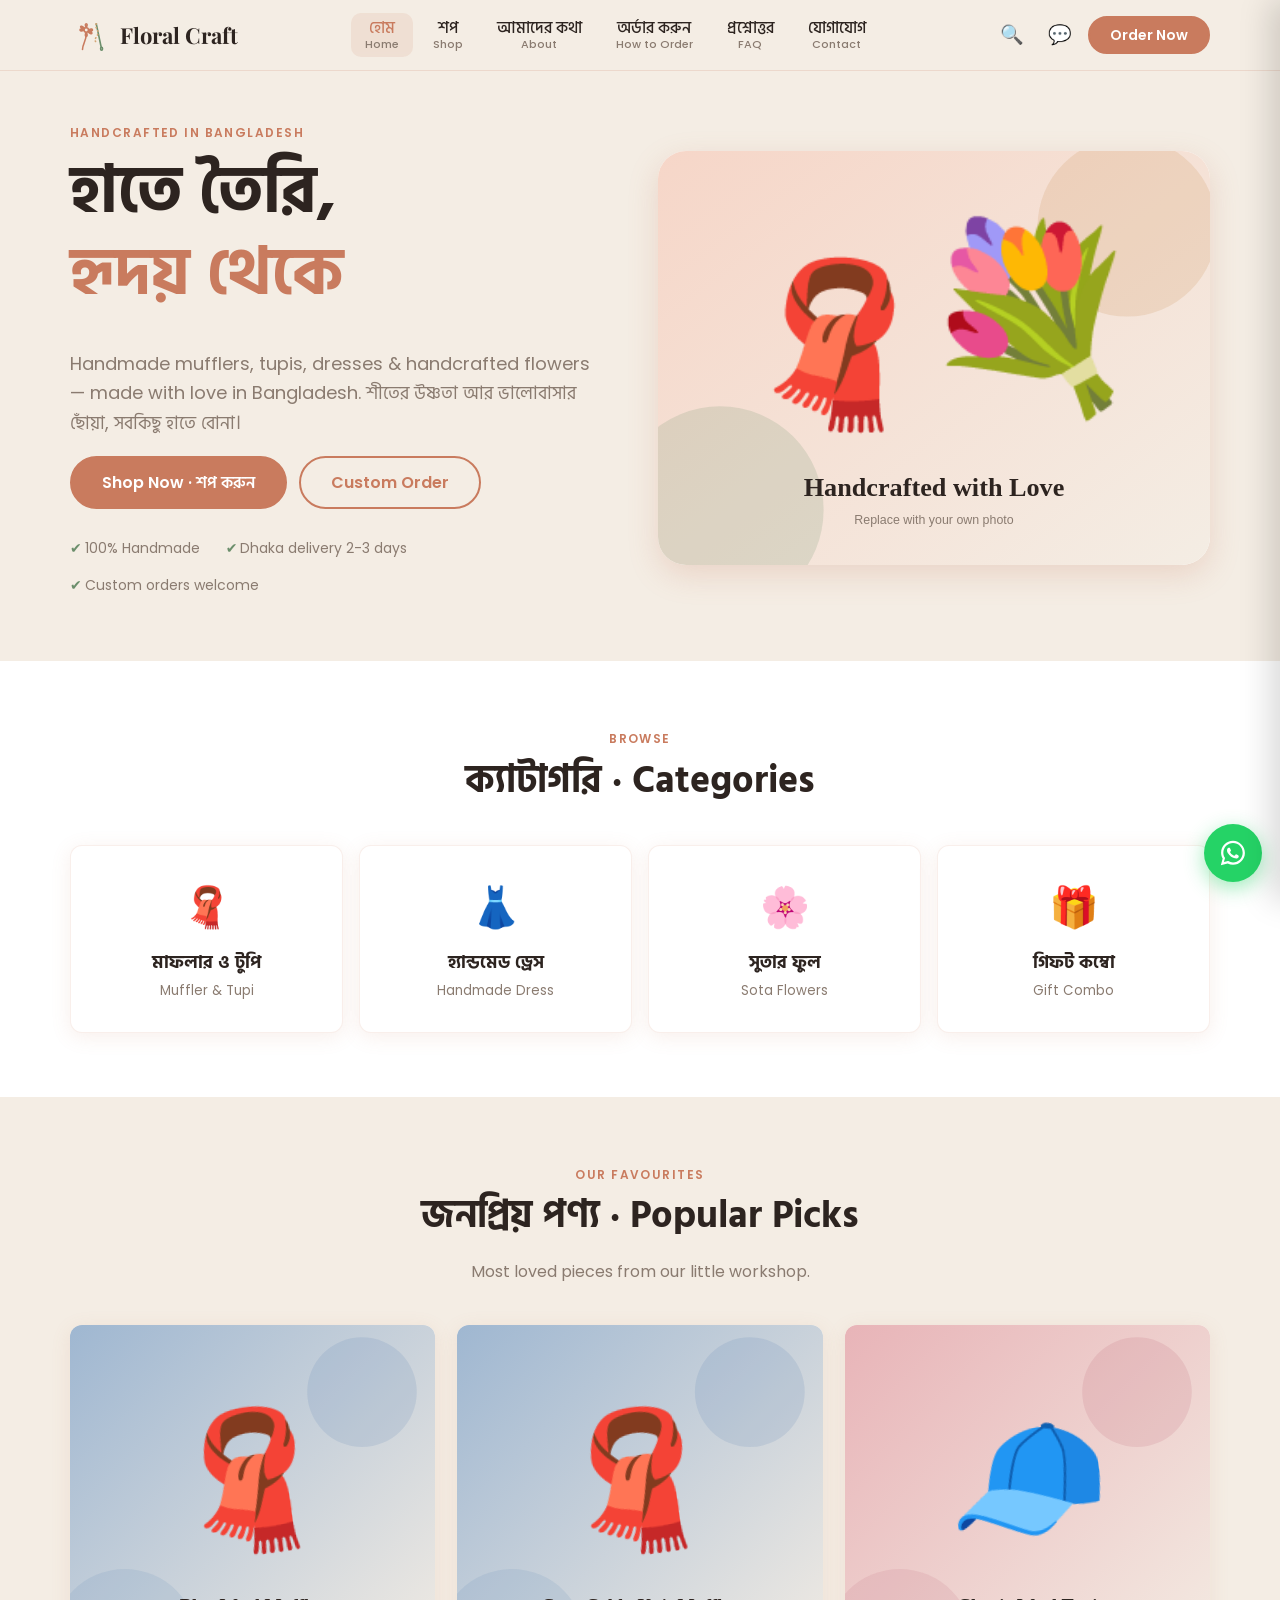
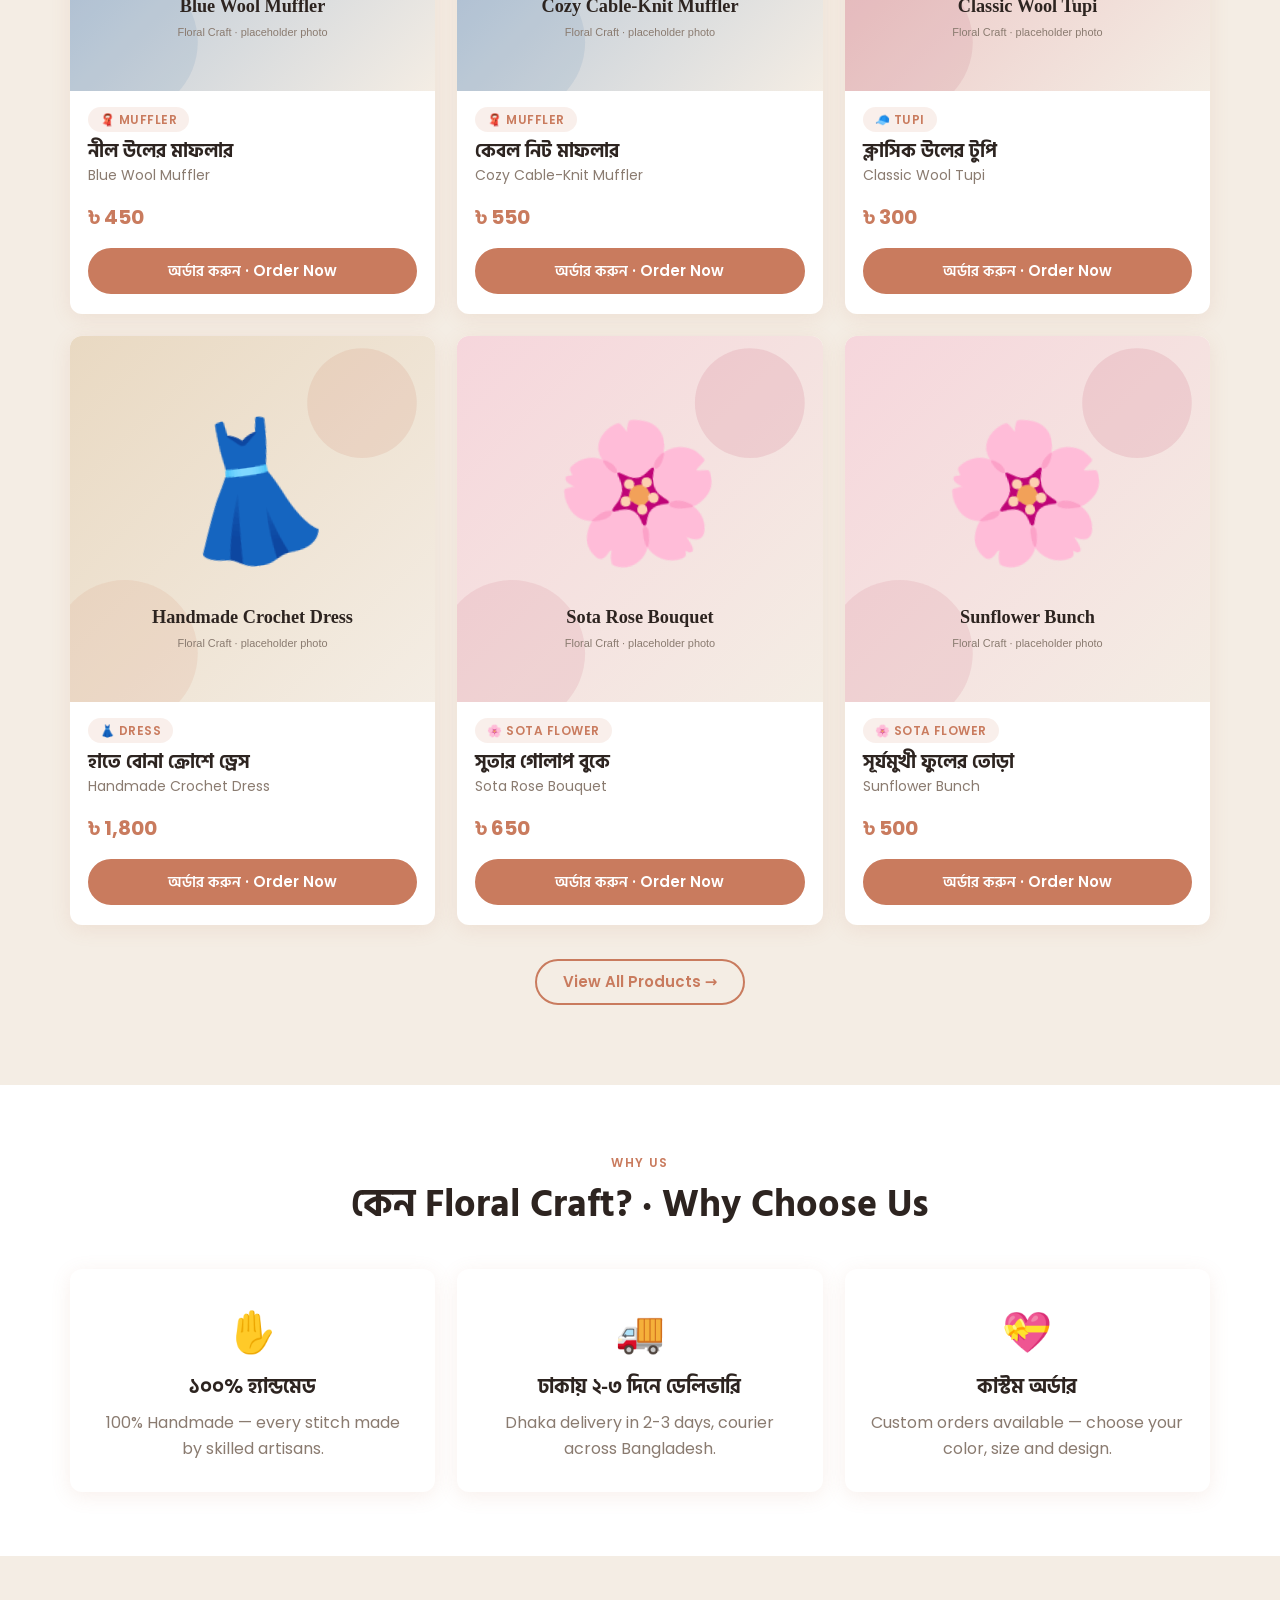
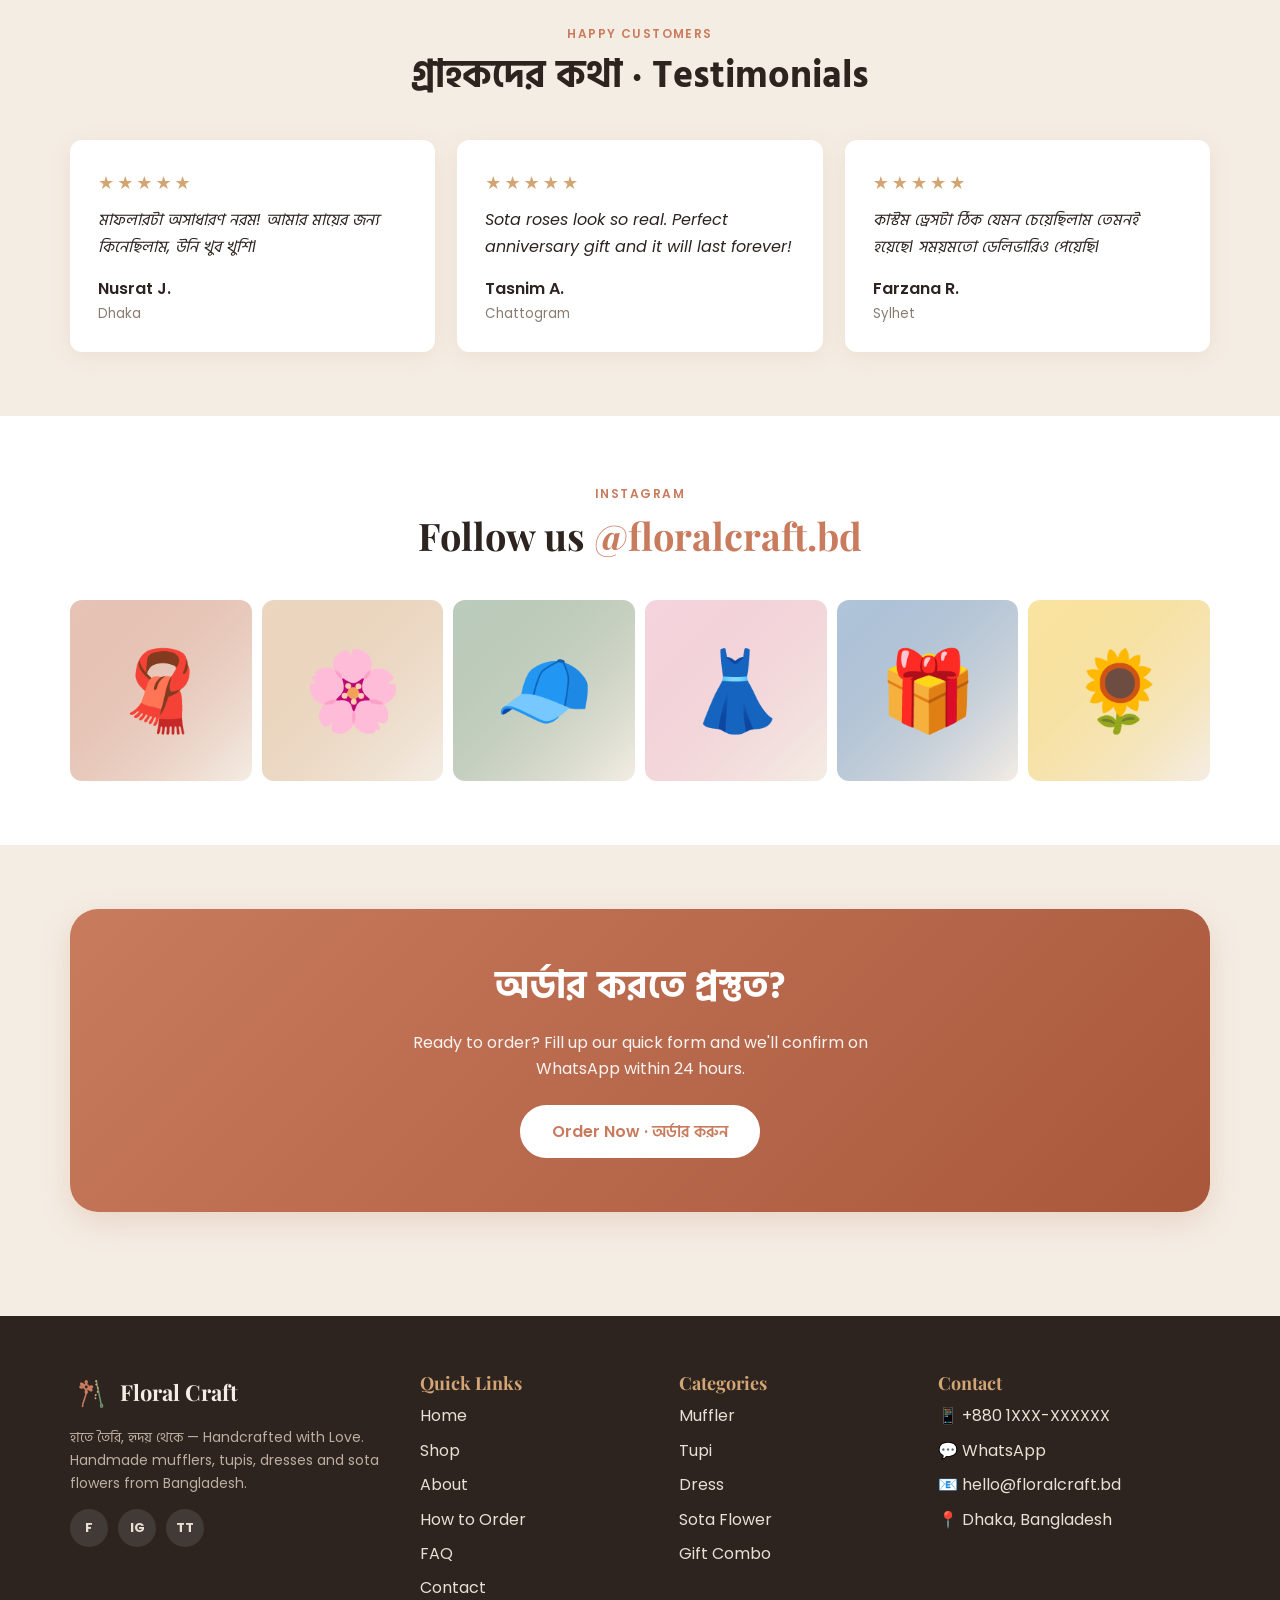
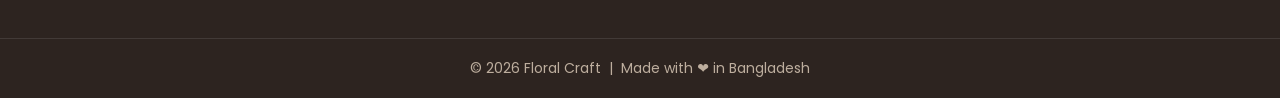
<file: index.html>
<!DOCTYPE html>
<html lang="bn">
<head>
  <meta charset="UTF-8">
  <meta name="viewport" content="width=device-width, initial-scale=1">
  <title>Floral Craft | হাতে তৈরি মাফলার, টুপি, ড্রেস ও সুতার ফুল</title>
  <meta name="description" content="Floral Craft — handmade mufflers, tupis, dresses and handcrafted sota flowers from Bangladesh. হাতে তৈরি, হৃদয় থেকে. Order easily via Google Form or WhatsApp.">
  <meta property="og:type" content="website">
  <meta property="og:title" content="Floral Craft — Handcrafted with Love">
  <meta property="og:description" content="Handmade mufflers, tupis, dresses & sota flowers made with love in Bangladesh.">
  <meta property="og:image" content="images/hero.svg">
  <meta name="theme-color" content="#C97B5E">
  <link rel="icon" href="images/favicon.svg" type="image/svg+xml">
  <link rel="preconnect" href="https://fonts.googleapis.com">
  <link rel="preconnect" href="https://fonts.gstatic.com" crossorigin>
  <link href="https://fonts.googleapis.com/css2?family=Hind+Siliguri:wght@400;500;600;700&family=Playfair+Display:wght@500;700&family=Poppins:wght@400;500;600;700&display=swap" rel="stylesheet">
  <link rel="stylesheet" href="css/style.css">
</head>
<body data-page="home">
  <div id="site-header"></div>

  <main>
    <!-- Hero -->
    <section class="hero">
      <div class="container hero-grid">
        <div>
          <span class="eyebrow">Handcrafted in Bangladesh</span>
          <h1 class="bn">হাতে তৈরি,<br><em>হৃদয় থেকে</em></h1>
          <p class="lead">Handmade mufflers, tupis, dresses &amp; handcrafted flowers — made with love in Bangladesh. শীতের উষ্ণতা আর ভালোবাসার ছোঁয়া, সবকিছু হাতে বোনা।</p>
          <div class="hero-btns">
            <a class="btn btn-primary btn-lg" href="shop.html">Shop Now · শপ করুন</a>
            <a class="btn btn-outline btn-lg" href="#" data-order-link>Custom Order</a>
          </div>
          <div class="trust-row"><span>100% Handmade</span><span>Dhaka delivery 2-3 days</span><span>Custom orders welcome</span></div>
        </div>
        <div class="hero-img"><img src="images/hero.svg" alt="Handmade flower bouquet and wool muffler flat-lay" width="800" height="600"></div>
      </div>
    </section>

    <!-- Categories -->
    <section class="bg-white">
      <div class="container">
        <div class="section-head"><span class="eyebrow">Browse</span><h2 class="bn">ক্যাটাগরি · Categories</h2></div>
        <div class="cat-grid">
          <a class="cat-tile" href="shop.html?cat=muffler"><span class="ic">🧣</span><strong>মাফলার ও টুপি</strong><small>Muffler &amp; Tupi</small></a>
          <a class="cat-tile" href="shop.html?cat=dress"><span class="ic">👗</span><strong>হ্যান্ডমেড ড্রেস</strong><small>Handmade Dress</small></a>
          <a class="cat-tile" href="shop.html?cat=flower"><span class="ic">🌸</span><strong>সুতার ফুল</strong><small>Sota Flowers</small></a>
          <a class="cat-tile" href="shop.html?cat=combo"><span class="ic">🎁</span><strong>গিফট কম্বো</strong><small>Gift Combo</small></a>
        </div>
      </div>
    </section>

    <!-- Featured -->
    <section>
      <div class="container">
        <div class="section-head"><span class="eyebrow">Our favourites</span><h2 class="bn">জনপ্রিয় পণ্য · Popular Picks</h2><p>Most loved pieces from our little workshop.</p></div>
        <div class="grid" id="featured-grid"></div>
        <p style="text-align:center;margin-top:34px"><a class="btn btn-outline" href="shop.html">View All Products →</a></p>
      </div>
    </section>

    <!-- Why choose -->
    <section class="bg-white">
      <div class="container">
        <div class="section-head"><span class="eyebrow">Why us</span><h2 class="bn">কেন Floral Craft? · Why Choose Us</h2></div>
        <div class="features">
          <div class="feature"><span class="ic">✋</span><h3 class="bn">১০০% হ্যান্ডমেড</h3><p>100% Handmade — every stitch made by skilled artisans.</p></div>
          <div class="feature"><span class="ic">🚚</span><h3 class="bn">ঢাকায় ২-৩ দিনে ডেলিভারি</h3><p>Dhaka delivery in 2-3 days, courier across Bangladesh.</p></div>
          <div class="feature"><span class="ic">💝</span><h3 class="bn">কাস্টম অর্ডার</h3><p>Custom orders available — choose your color, size and design.</p></div>
        </div>
      </div>
    </section>

    <!-- Testimonials -->
    <section>
      <div class="container">
        <div class="section-head"><span class="eyebrow">Happy customers</span><h2 class="bn">গ্রাহকদের কথা · Testimonials</h2></div>
        <div class="grid">
          <div class="testimonial"><div class="stars" aria-label="5 stars">★★★★★</div><blockquote>মাফলারটা অসাধারণ নরম! আমার মায়ের জন্য কিনেছিলাম, উনি খুব খুশি।</blockquote><cite>Nusrat J.</cite><small>Dhaka</small></div>
          <div class="testimonial"><div class="stars" aria-label="5 stars">★★★★★</div><blockquote>Sota roses look so real. Perfect anniversary gift and it will last forever!</blockquote><cite>Tasnim A.</cite><small>Chattogram</small></div>
          <div class="testimonial"><div class="stars" aria-label="5 stars">★★★★★</div><blockquote>কাস্টম ড্রেসটা ঠিক যেমন চেয়েছিলাম তেমনই হয়েছে। সময়মতো ডেলিভারিও পেয়েছি।</blockquote><cite>Farzana R.</cite><small>Sylhet</small></div>
        </div>
      </div>
    </section>

    <!-- Instagram -->
    <section class="bg-white">
      <div class="container">
        <div class="section-head"><span class="eyebrow">Instagram</span><h2>Follow us <a id="ig-link" href="#" target="_blank" rel="noopener" style="color:var(--terracotta)">@floralcraft.bd</a></h2></div>
        <div class="ig-grid">
          <a href="#" data-config="instagram" aria-label="Instagram post 1"><img src="images/instagram-1.svg" alt="Floral Craft Instagram post" loading="lazy" width="300" height="300"></a>
          <a href="#" data-config="instagram" aria-label="Instagram post 2"><img src="images/instagram-2.svg" alt="Floral Craft Instagram post" loading="lazy" width="300" height="300"></a>
          <a href="#" data-config="instagram" aria-label="Instagram post 3"><img src="images/instagram-3.svg" alt="Floral Craft Instagram post" loading="lazy" width="300" height="300"></a>
          <a href="#" data-config="instagram" aria-label="Instagram post 4"><img src="images/instagram-4.svg" alt="Floral Craft Instagram post" loading="lazy" width="300" height="300"></a>
          <a href="#" data-config="instagram" aria-label="Instagram post 5"><img src="images/instagram-5.svg" alt="Floral Craft Instagram post" loading="lazy" width="300" height="300"></a>
          <a href="#" data-config="instagram" aria-label="Instagram post 6"><img src="images/instagram-6.svg" alt="Floral Craft Instagram post" loading="lazy" width="300" height="300"></a>
        </div>
      </div>
    </section>

    <!-- CTA -->
    <section>
      <div class="container">
        <div class="cta">
          <h2 class="bn">অর্ডার করতে প্রস্তুত?</h2>
          <p>Ready to order? Fill up our quick form and we'll confirm on WhatsApp within 24 hours.</p>
          <a class="btn btn-light btn-lg" href="#" data-order-link>Order Now · অর্ডার করুন</a>
        </div>
      </div>
    </section>
  </main>

  <div id="site-footer"></div>
  <script src="js/config.js"></script>
  <script src="js/products.js"></script>
  <script src="js/main.js"></script>
</body>
</html>
</file>
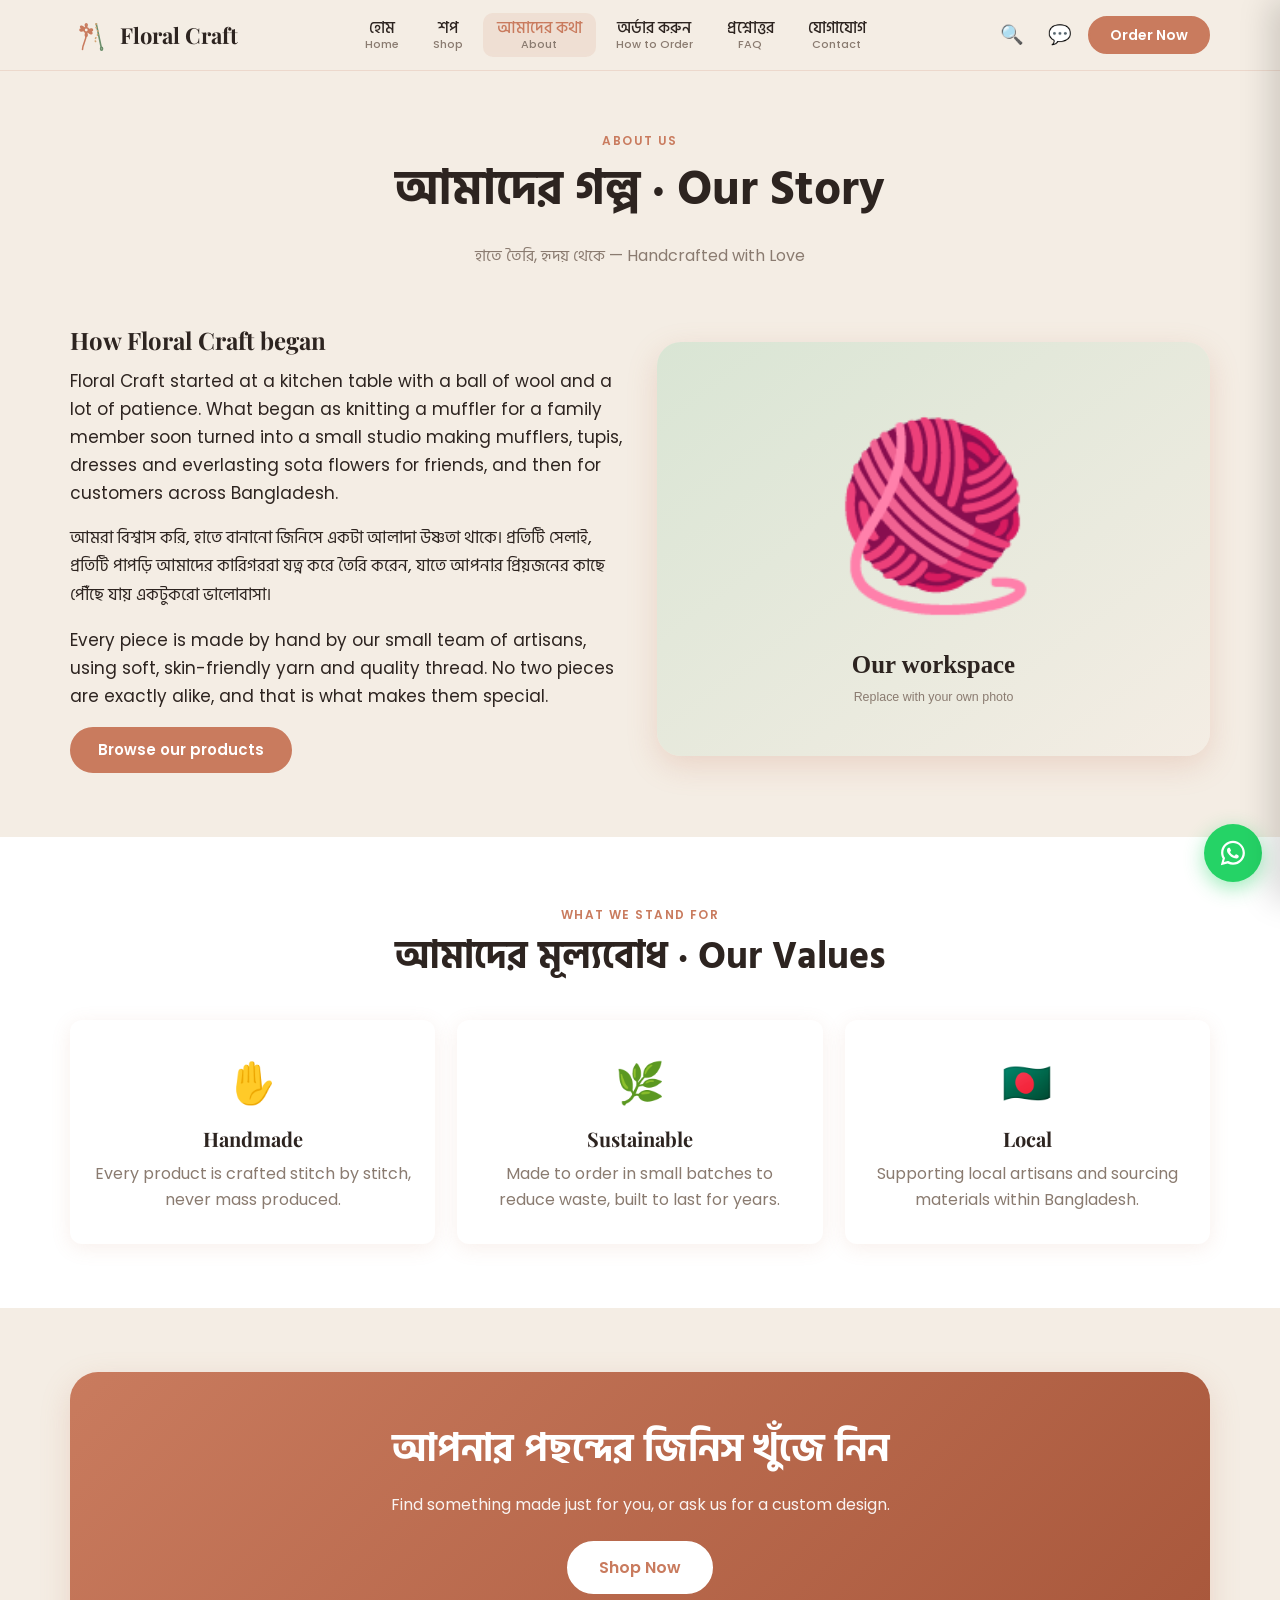
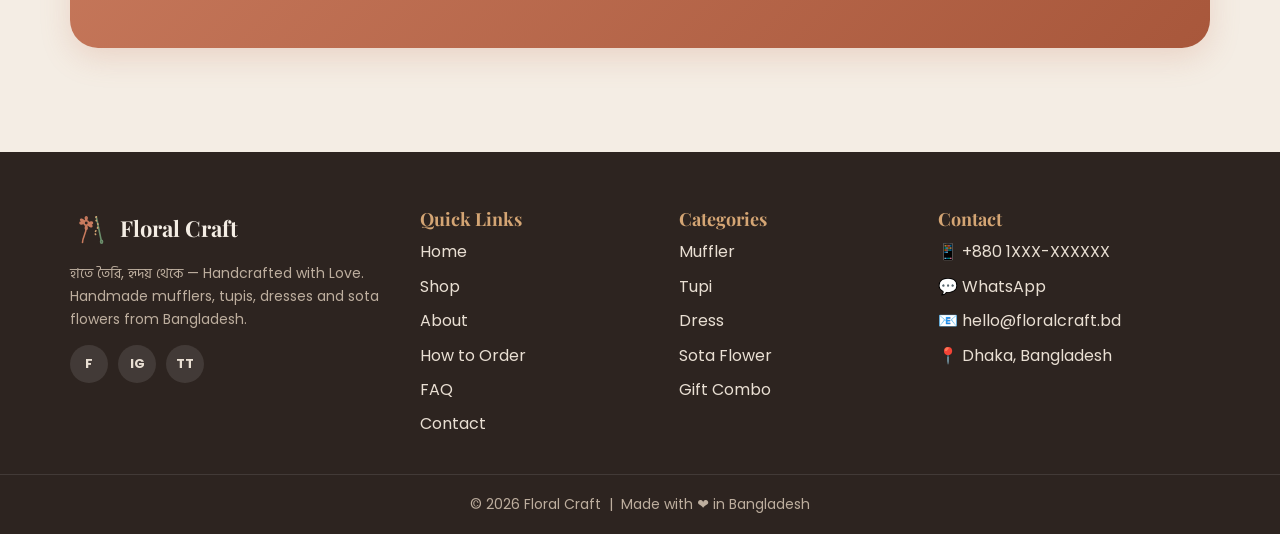
<file: about.html>
<!DOCTYPE html>
<html lang="bn">
<head>
  <meta charset="UTF-8">
  <meta name="viewport" content="width=device-width, initial-scale=1">
  <title>About Us | Floral Craft</title>
  <meta name="description" content="The story of Floral Craft — a Bangladeshi handmade brand creating mufflers, tupis, dresses and sota flowers with love.">
  <meta property="og:type" content="website">
  <meta property="og:title" content="About | Floral Craft">
  <meta property="og:description" content="Our story: handmade with love in Bangladesh.">
  <meta property="og:image" content="images/hero.svg">
  <meta name="theme-color" content="#C97B5E">
  <link rel="icon" href="images/favicon.svg" type="image/svg+xml">
  <link rel="preconnect" href="https://fonts.googleapis.com">
  <link rel="preconnect" href="https://fonts.gstatic.com" crossorigin>
  <link href="https://fonts.googleapis.com/css2?family=Hind+Siliguri:wght@400;500;600;700&family=Playfair+Display:wght@500;700&family=Poppins:wght@400;500;600;700&display=swap" rel="stylesheet">
  <link rel="stylesheet" href="css/style.css">
</head>
<body data-page="about">
  <div id="site-header"></div>

  <main>
    <div class="container page-hero">
      <span class="eyebrow">About us</span>
      <h1 class="bn">আমাদের গল্প · Our Story</h1>
      <p>হাতে তৈরি, হৃদয় থেকে — Handcrafted with Love</p>
    </div>

    <section style="padding-top:20px">
      <div class="container two-col">
        <div class="prose">
          <h2>How Floral Craft began</h2>
          <p>Floral Craft started at a kitchen table with a ball of wool and a lot of patience. What began as knitting a muffler for a family member soon turned into a small studio making mufflers, tupis, dresses and everlasting sota flowers for friends, and then for customers across Bangladesh.</p>
          <p class="bn">আমরা বিশ্বাস করি, হাতে বানানো জিনিসে একটা আলাদা উষ্ণতা থাকে। প্রতিটি সেলাই, প্রতিটি পাপড়ি আমাদের কারিগররা যত্ন করে তৈরি করেন, যাতে আপনার প্রিয়জনের কাছে পৌঁছে যায় একটুকরো ভালোবাসা।</p>
          <p>Every piece is made by hand by our small team of artisans, using soft, skin-friendly yarn and quality thread. No two pieces are exactly alike, and that is what makes them special.</p>
          <a class="btn btn-primary" href="shop.html">Browse our products</a>
        </div>
        <div class="about-img"><img src="images/about.svg" alt="Artisan hands knitting with wool yarn" width="800" height="600" loading="lazy"></div>
      </div>
    </section>

    <section class="bg-white">
      <div class="container">
        <div class="section-head"><span class="eyebrow">What we stand for</span><h2 class="bn">আমাদের মূল্যবোধ · Our Values</h2></div>
        <div class="features">
          <div class="feature"><span class="ic">✋</span><h3>Handmade</h3><p>Every product is crafted stitch by stitch, never mass produced.</p></div>
          <div class="feature"><span class="ic">🌿</span><h3>Sustainable</h3><p>Made to order in small batches to reduce waste, built to last for years.</p></div>
          <div class="feature"><span class="ic">🇧🇩</span><h3>Local</h3><p>Supporting local artisans and sourcing materials within Bangladesh.</p></div>
        </div>
      </div>
    </section>

    <section>
      <div class="container">
        <div class="cta">
          <h2 class="bn">আপনার পছন্দের জিনিস খুঁজে নিন</h2>
          <p>Find something made just for you, or ask us for a custom design.</p>
          <a class="btn btn-light btn-lg" href="shop.html">Shop Now</a>
        </div>
      </div>
    </section>
  </main>

  <div id="site-footer"></div>
  <script src="js/config.js"></script>
  <script src="js/products.js"></script>
  <script src="js/main.js"></script>
</body>
</html>
</file>
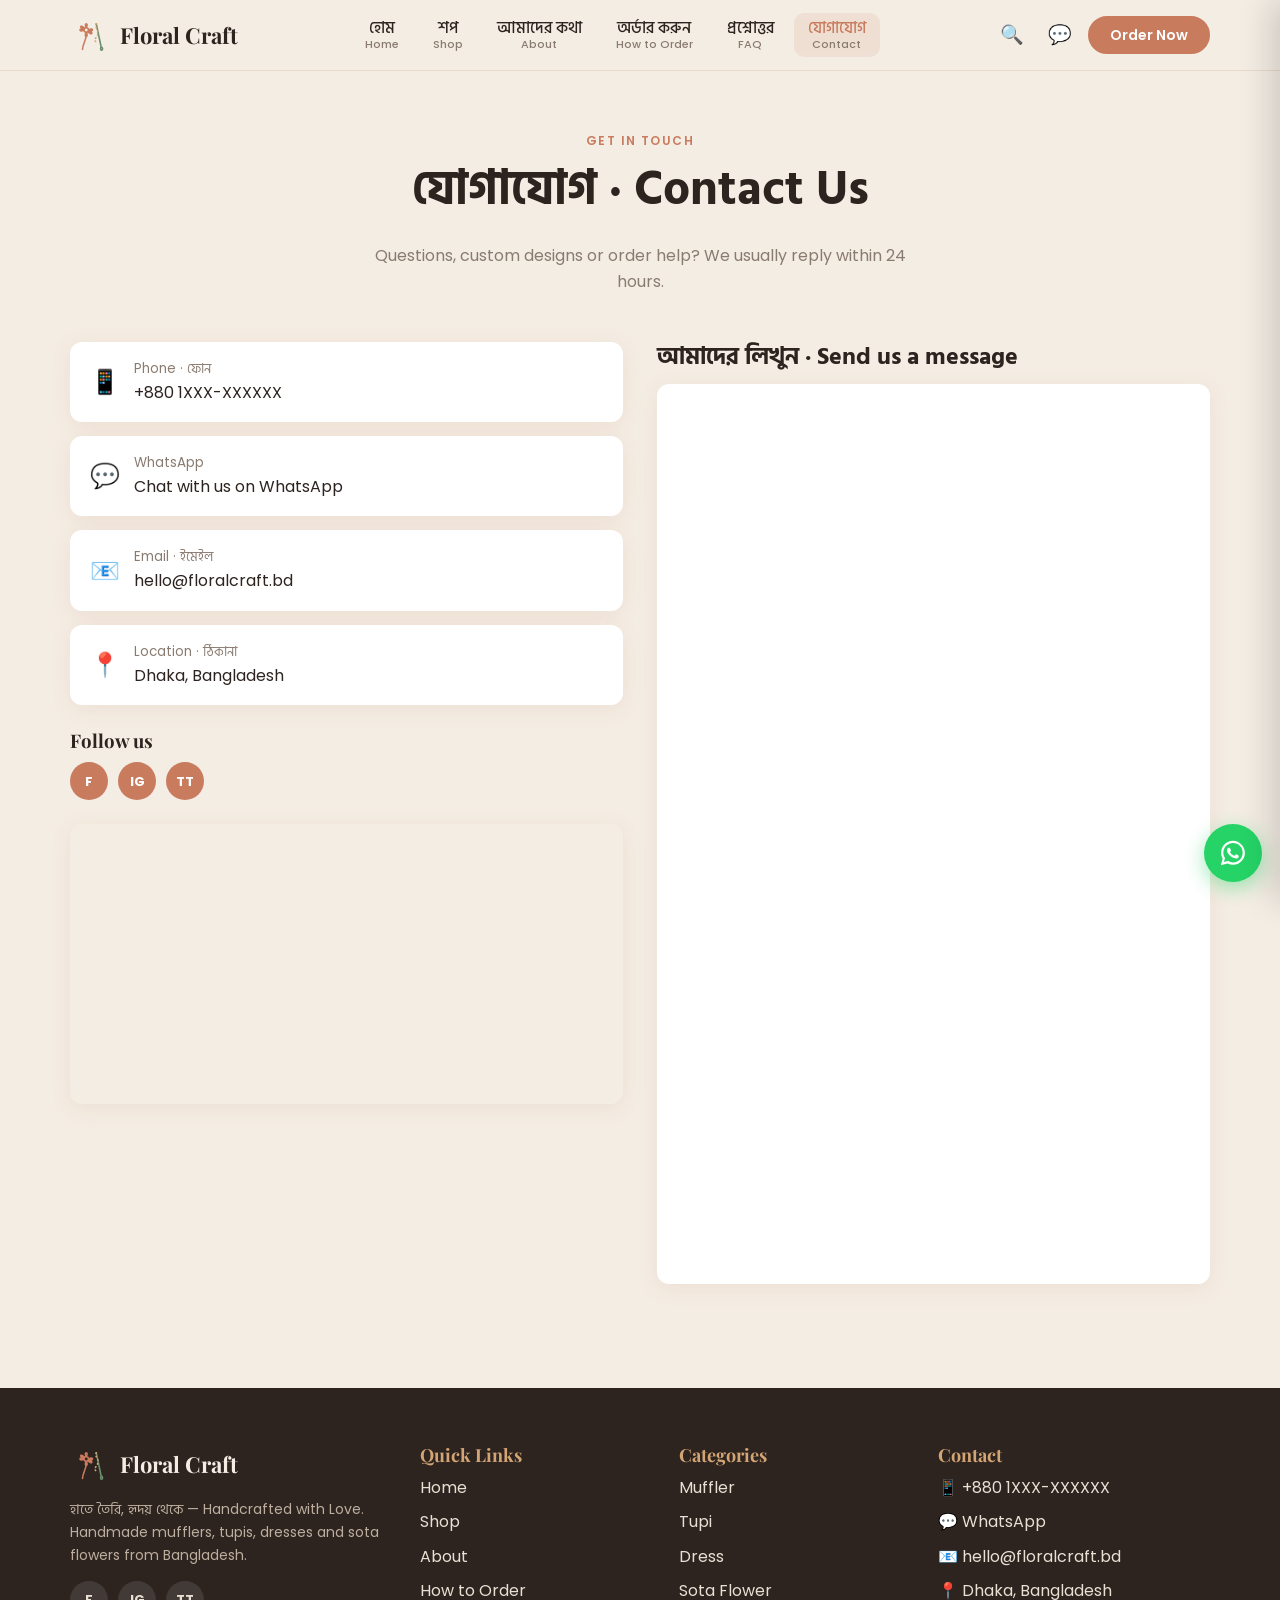
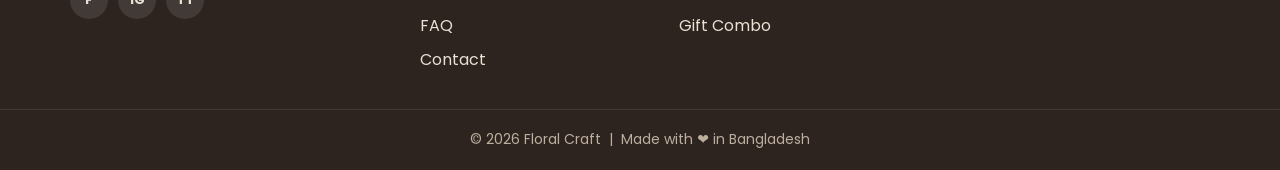
<file: contact.html>
<!DOCTYPE html>
<html lang="bn">
<head>
  <meta charset="UTF-8">
  <meta name="viewport" content="width=device-width, initial-scale=1">
  <title>Contact Us | Floral Craft</title>
  <meta name="description" content="Contact Floral Craft by phone, WhatsApp, email or our Google Form. Dhaka, Bangladesh.">
  <meta property="og:type" content="website">
  <meta property="og:title" content="Contact | Floral Craft">
  <meta property="og:description" content="Get in touch with Floral Craft.">
  <meta property="og:image" content="images/hero.svg">
  <meta name="theme-color" content="#C97B5E">
  <link rel="icon" href="images/favicon.svg" type="image/svg+xml">
  <link rel="preconnect" href="https://fonts.googleapis.com">
  <link rel="preconnect" href="https://fonts.gstatic.com" crossorigin>
  <link href="https://fonts.googleapis.com/css2?family=Hind+Siliguri:wght@400;500;600;700&family=Playfair+Display:wght@500;700&family=Poppins:wght@400;500;600;700&display=swap" rel="stylesheet">
  <link rel="stylesheet" href="css/style.css">
</head>
<body data-page="contact">
  <div id="site-header"></div>

  <main>
    <div class="container page-hero">
      <span class="eyebrow">Get in touch</span>
      <h1 class="bn">যোগাযোগ · Contact Us</h1>
      <p>Questions, custom designs or order help? We usually reply within 24 hours.</p>
    </div>

    <section style="padding-top:10px">
      <div class="container two-col" style="align-items:start">
        <div>
          <ul class="contact-list">
            <li><span class="ic">📱</span><div><small>Phone · ফোন</small><a href="#" data-config="phoneDisplay" data-text>+880 1XXX-XXXXXX</a></div></li>
            <li><span class="ic">💬</span><div><small>WhatsApp</small><a href="#" data-wa-link>Chat with us on WhatsApp</a></div></li>
            <li><span class="ic">📧</span><div><small>Email · ইমেইল</small><a href="#" data-config="email" data-text>hello@floralcraft.bd</a></div></li>
            <li><span class="ic">📍</span><div><small>Location · ঠিকানা</small><span data-config="location">Dhaka, Bangladesh</span></div></li>
          </ul>
          <h3>Follow us</h3>
          <div class="social" style="margin-bottom:24px">
            <a href="#" data-config="facebook" target="_blank" rel="noopener" aria-label="Facebook" style="background:var(--terracotta);color:#fff">f</a>
            <a href="#" data-config="instagram" target="_blank" rel="noopener" aria-label="Instagram" style="background:var(--terracotta);color:#fff">ig</a>
            <a href="#" data-config="tiktok" target="_blank" rel="noopener" aria-label="TikTok" style="background:var(--terracotta);color:#fff">tt</a>
          </div>
          <div class="map">
            <iframe title="Map of Dhaka, Bangladesh" loading="lazy" referrerpolicy="no-referrer-when-downgrade"
              src="https://www.openstreetmap.org/export/embed.html?bbox=90.33%2C23.70%2C90.48%2C23.85&amp;layer=mapnik"></iframe>
          </div>
        </div>

        <div>
          <h2 class="bn">আমাদের লিখুন · Send us a message</h2>
          <div class="embed">
            <div class="embed-note" hidden>
              <p><strong>Google Form not connected yet.</strong></p>
              <p>Open <code>js/config.js</code> and replace <code>YOUR_FORM_ID</code> with your real Google Form ID. The form will appear here automatically.</p>
            </div>
            <iframe data-form-embed title="Floral Craft contact and order form" loading="lazy">Loading…</iframe>
          </div>
        </div>
      </div>
    </section>
  </main>

  <div id="site-footer"></div>
  <script src="js/config.js"></script>
  <script src="js/products.js"></script>
  <script src="js/main.js"></script>
</body>
</html>
</file>
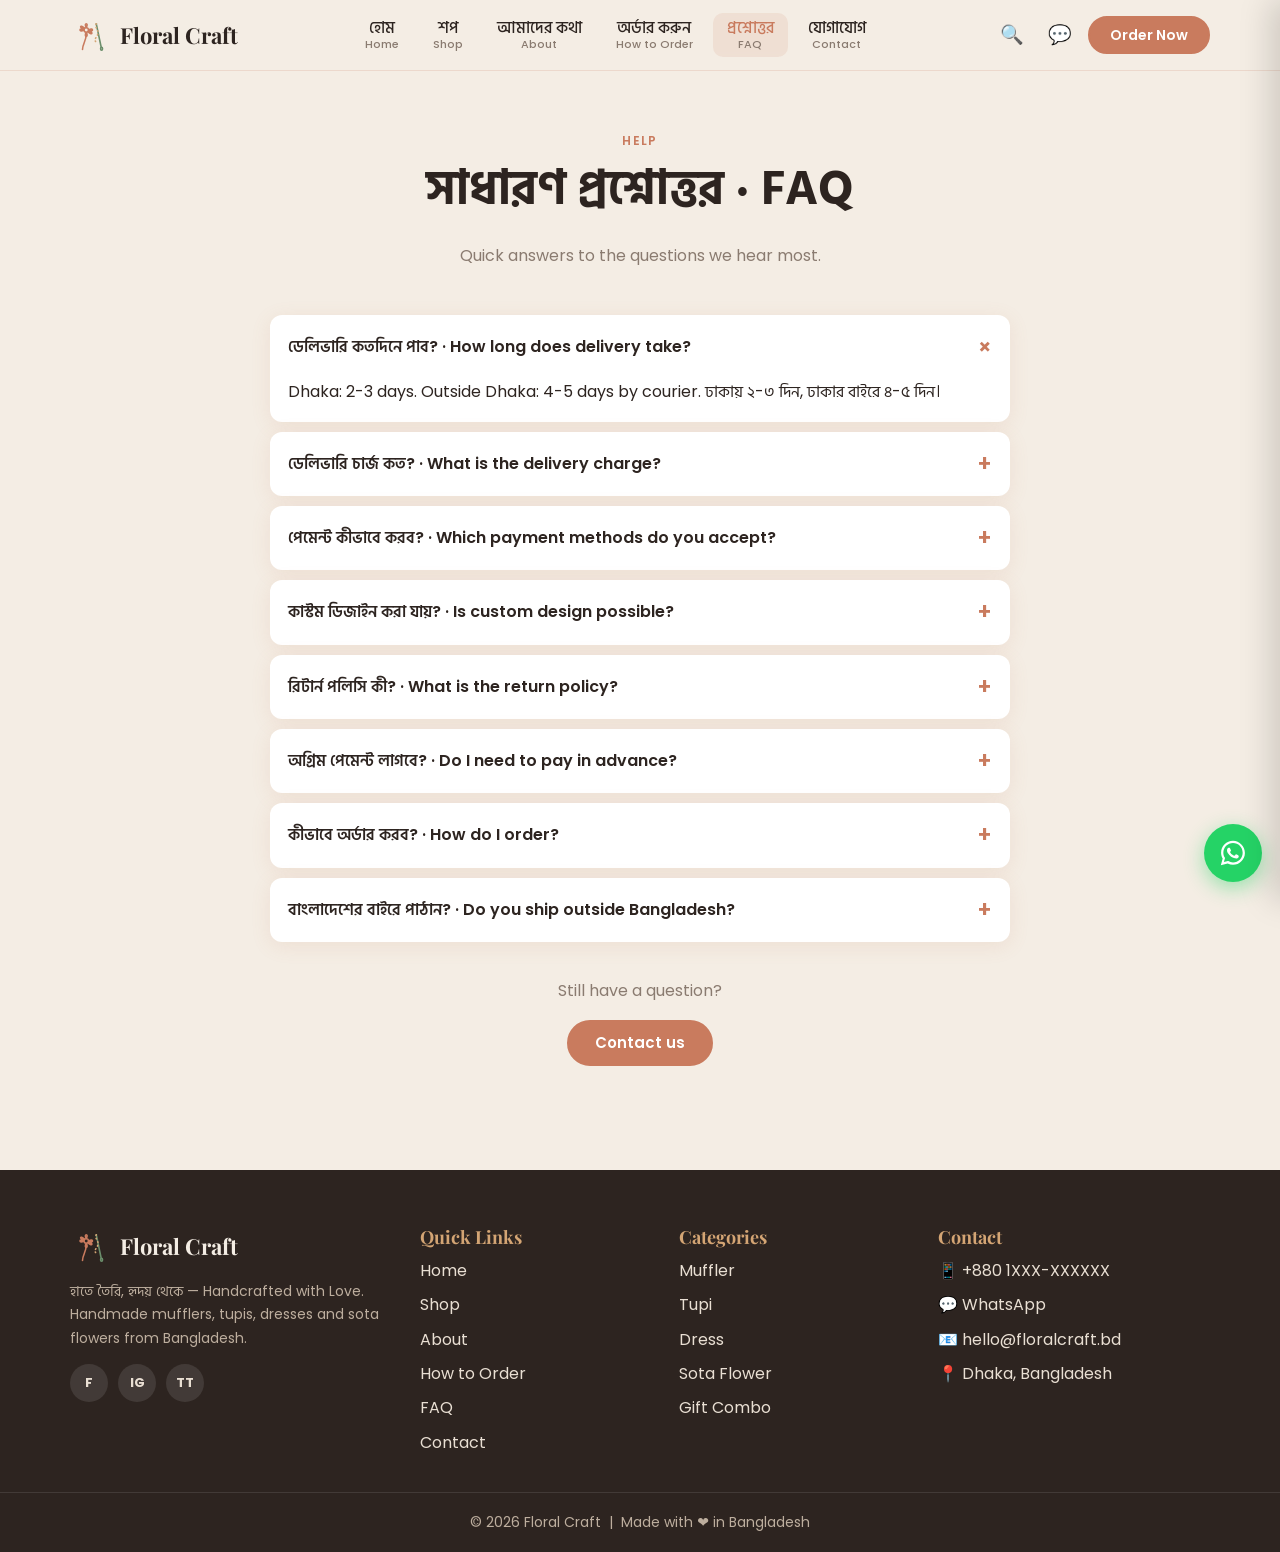
<file: faq.html>
<!DOCTYPE html>
<html lang="bn">
<head>
  <meta charset="UTF-8">
  <meta name="viewport" content="width=device-width, initial-scale=1">
  <title>FAQ | Floral Craft</title>
  <meta name="description" content="Answers about delivery time and charge, payment methods, custom orders, returns and how to order from Floral Craft.">
  <meta property="og:type" content="website">
  <meta property="og:title" content="FAQ | Floral Craft">
  <meta property="og:description" content="Delivery, payment, custom orders and returns explained.">
  <meta property="og:image" content="images/hero.svg">
  <meta name="theme-color" content="#C97B5E">
  <link rel="icon" href="images/favicon.svg" type="image/svg+xml">
  <link rel="preconnect" href="https://fonts.googleapis.com">
  <link rel="preconnect" href="https://fonts.gstatic.com" crossorigin>
  <link href="https://fonts.googleapis.com/css2?family=Hind+Siliguri:wght@400;500;600;700&family=Playfair+Display:wght@500;700&family=Poppins:wght@400;500;600;700&display=swap" rel="stylesheet">
  <link rel="stylesheet" href="css/style.css">
</head>
<body data-page="faq">
  <div id="site-header"></div>

  <main>
    <div class="container page-hero">
      <span class="eyebrow">Help</span>
      <h1 class="bn">সাধারণ প্রশ্নোত্তর · FAQ</h1>
      <p>Quick answers to the questions we hear most.</p>
    </div>

    <section style="padding-top:10px">
      <div class="container faq">
        <details open><summary>ডেলিভারি কতদিনে পাব? · How long does delivery take?</summary><p>Dhaka: 2-3 days. Outside Dhaka: 4-5 days by courier. ঢাকায় ২-৩ দিন, ঢাকার বাইরে ৪-৫ দিন।</p></details>
        <details><summary>ডেলিভারি চার্জ কত? · What is the delivery charge?</summary><p>Inside Dhaka ৳80, outside Dhaka ৳150.</p></details>
        <details><summary>পেমেন্ট কীভাবে করব? · Which payment methods do you accept?</summary><p>bKash, Nagad and Cash on Delivery.</p></details>
        <details><summary>কাস্টম ডিজাইন করা যায়? · Is custom design possible?</summary><p>Yes! Custom orders take 5-7 extra days. Tell us your idea on the order form or WhatsApp.</p></details>
        <details><summary>রিটার্ন পলিসি কী? · What is the return policy?</summary><p>We accept returns for damaged products only. Please notify us within 24 hours of receiving your order, with a photo.</p></details>
        <details><summary>অগ্রিম পেমেন্ট লাগবে? · Do I need to pay in advance?</summary><p>Custom orders require a 50% advance payment. Regular in-stock items can be paid on delivery.</p></details>
        <details><summary>কীভাবে অর্ডার করব? · How do I order?</summary><p>Fill out our Google Form, or message us on WhatsApp. See the <a href="how-to-order.html" style="color:var(--terracotta);font-weight:600">How to Order</a> page for a step-by-step guide.</p></details>
        <details><summary>বাংলাদেশের বাইরে পাঠান? · Do you ship outside Bangladesh?</summary><p>Currently no, we deliver only inside Bangladesh.</p></details>

        <div style="text-align:center;margin-top:36px">
          <p class="muted">Still have a question?</p>
          <a class="btn btn-primary" href="contact.html">Contact us</a>
        </div>
      </div>
    </section>
  </main>

  <div id="site-footer"></div>
  <script src="js/config.js"></script>
  <script src="js/products.js"></script>
  <script src="js/main.js"></script>
</body>
</html>
</file>
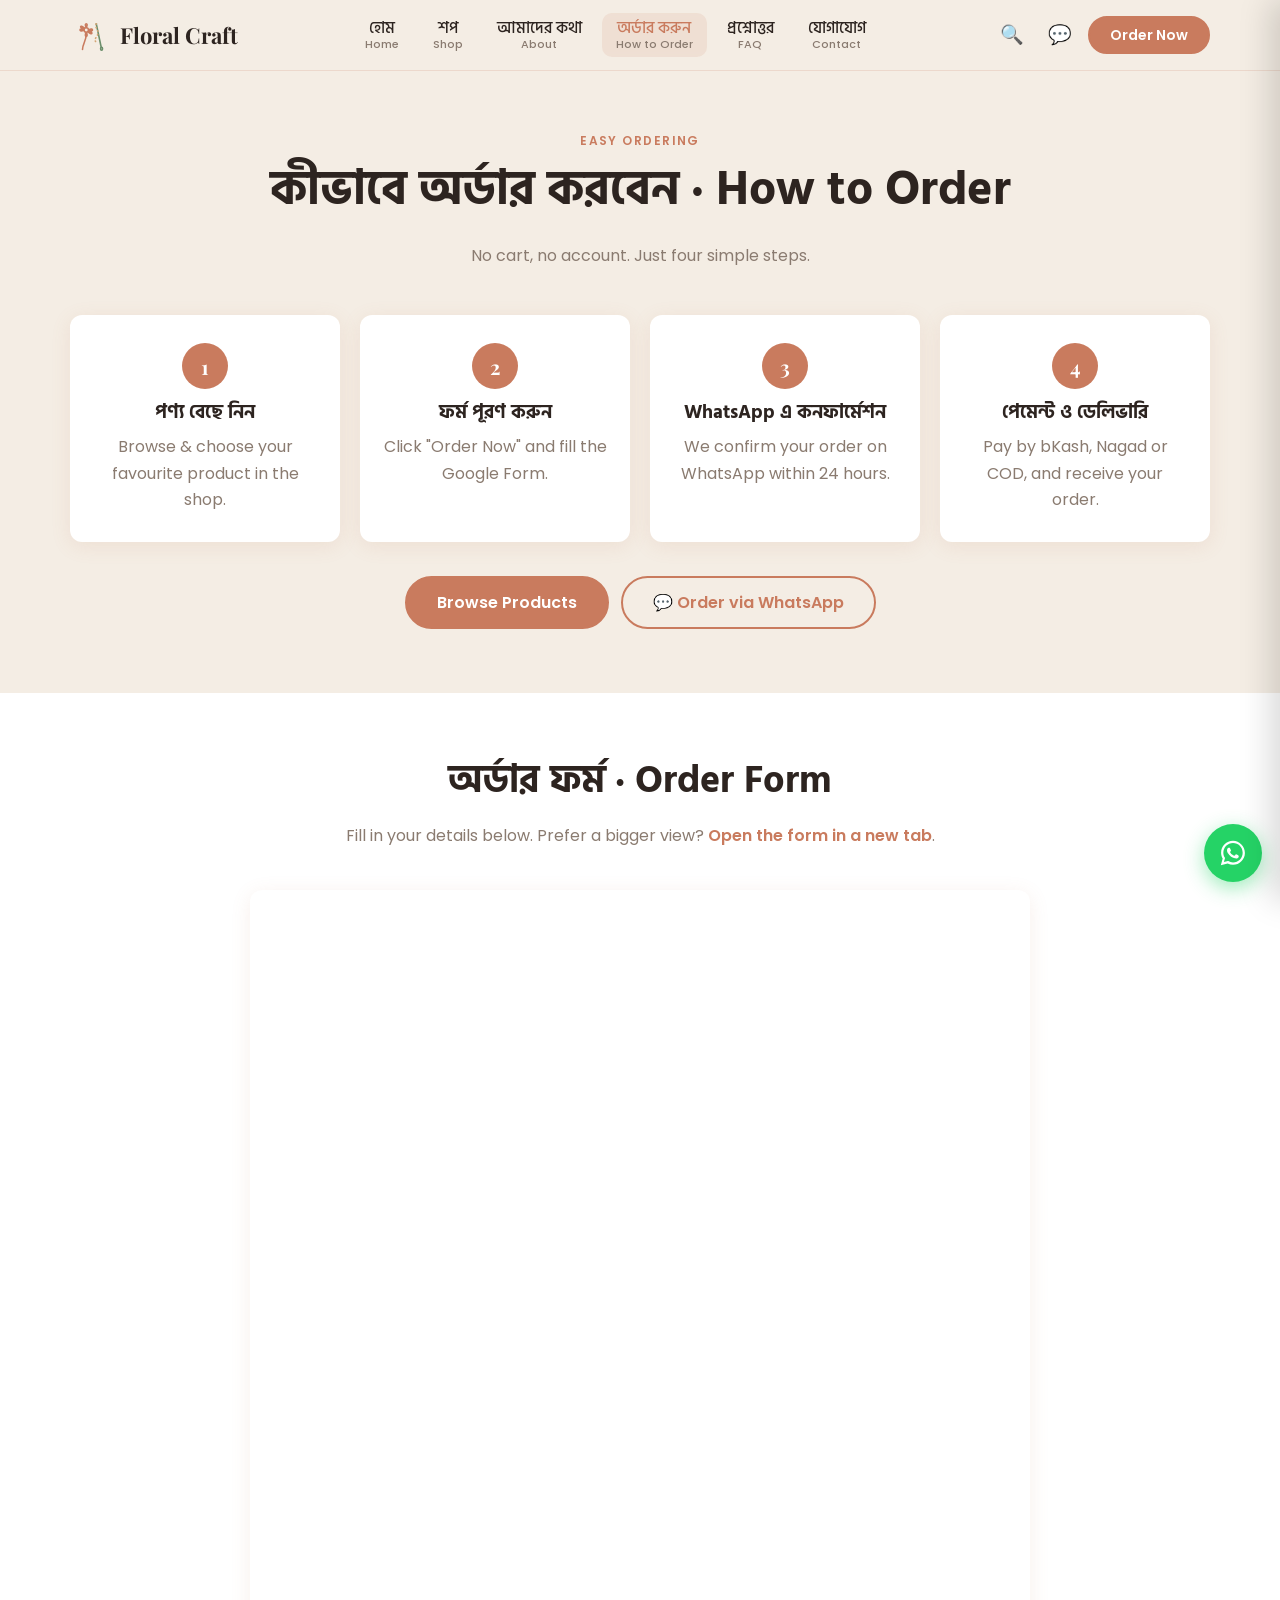
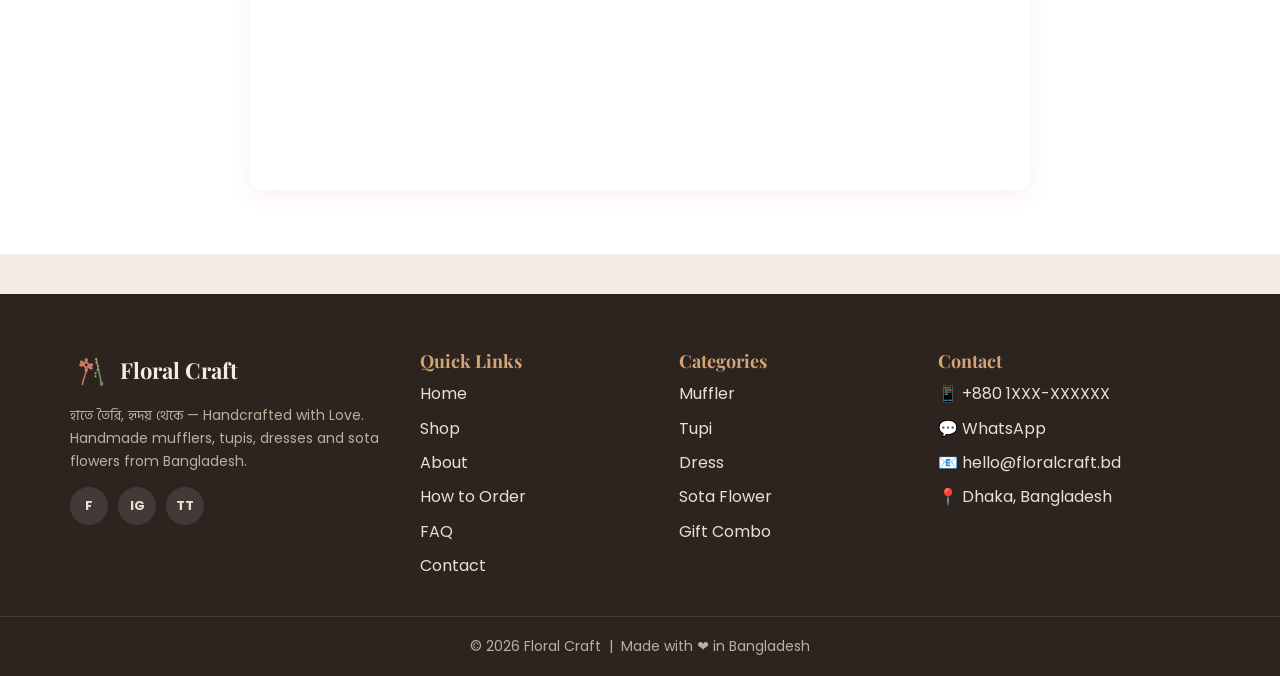
<file: how-to-order.html>
<!DOCTYPE html>
<html lang="bn">
<head>
  <meta charset="UTF-8">
  <meta name="viewport" content="width=device-width, initial-scale=1">
  <title>How to Order | Floral Craft</title>
  <meta name="description" content="Order from Floral Craft in 4 easy steps: choose a product, fill the Google Form, get confirmation on WhatsApp, then pay and receive delivery.">
  <meta property="og:type" content="website">
  <meta property="og:title" content="How to Order | Floral Craft">
  <meta property="og:description" content="4 easy steps to order your handmade piece.">
  <meta property="og:image" content="images/hero.svg">
  <meta name="theme-color" content="#C97B5E">
  <link rel="icon" href="images/favicon.svg" type="image/svg+xml">
  <link rel="preconnect" href="https://fonts.googleapis.com">
  <link rel="preconnect" href="https://fonts.gstatic.com" crossorigin>
  <link href="https://fonts.googleapis.com/css2?family=Hind+Siliguri:wght@400;500;600;700&family=Playfair+Display:wght@500;700&family=Poppins:wght@400;500;600;700&display=swap" rel="stylesheet">
  <link rel="stylesheet" href="css/style.css">
</head>
<body data-page="how">
  <div id="site-header"></div>

  <main>
    <div class="container page-hero">
      <span class="eyebrow">Easy ordering</span>
      <h1 class="bn">কীভাবে অর্ডার করবেন · How to Order</h1>
      <p>No cart, no account. Just four simple steps.</p>
    </div>

    <section style="padding-top:10px">
      <div class="container">
        <div class="steps">
          <div class="step"><h3 class="bn">পণ্য বেছে নিন</h3><p>Browse &amp; choose your favourite product in the shop.</p></div>
          <div class="step"><h3 class="bn">ফর্ম পূরণ করুন</h3><p>Click "Order Now" and fill the Google Form.</p></div>
          <div class="step"><h3 class="bn">WhatsApp এ কনফার্মেশন</h3><p>We confirm your order on WhatsApp within 24 hours.</p></div>
          <div class="step"><h3 class="bn">পেমেন্ট ও ডেলিভারি</h3><p>Pay by bKash, Nagad or COD, and receive your order.</p></div>
        </div>
        <div style="display:flex;flex-wrap:wrap;gap:12px;justify-content:center;margin-top:34px">
          <a class="btn btn-primary btn-lg" href="shop.html">Browse Products</a>
          <a class="btn btn-outline btn-lg" href="#" data-wa-link>💬 Order via WhatsApp</a>
        </div>
      </div>
    </section>

    <section class="bg-white">
      <div class="container" style="max-width:820px">
        <div class="section-head"><h2 class="bn">অর্ডার ফর্ম · Order Form</h2><p>Fill in your details below. Prefer a bigger view? <a href="#" data-order-link style="color:var(--terracotta);font-weight:600">Open the form in a new tab</a>.</p></div>
        <div class="embed">
          <div class="embed-note" hidden>
            <p><strong>Google Form not connected yet.</strong></p>
            <p>Open <code>js/config.js</code> and replace <code>YOUR_FORM_ID</code> with your real Google Form ID. The form will appear here automatically.</p>
          </div>
          <iframe data-form-embed title="Floral Craft order form" loading="lazy">Loading…</iframe>
        </div>
      </div>
    </section>
  </main>

  <div id="site-footer"></div>
  <script src="js/config.js"></script>
  <script src="js/products.js"></script>
  <script src="js/main.js"></script>
</body>
</html>
</file>
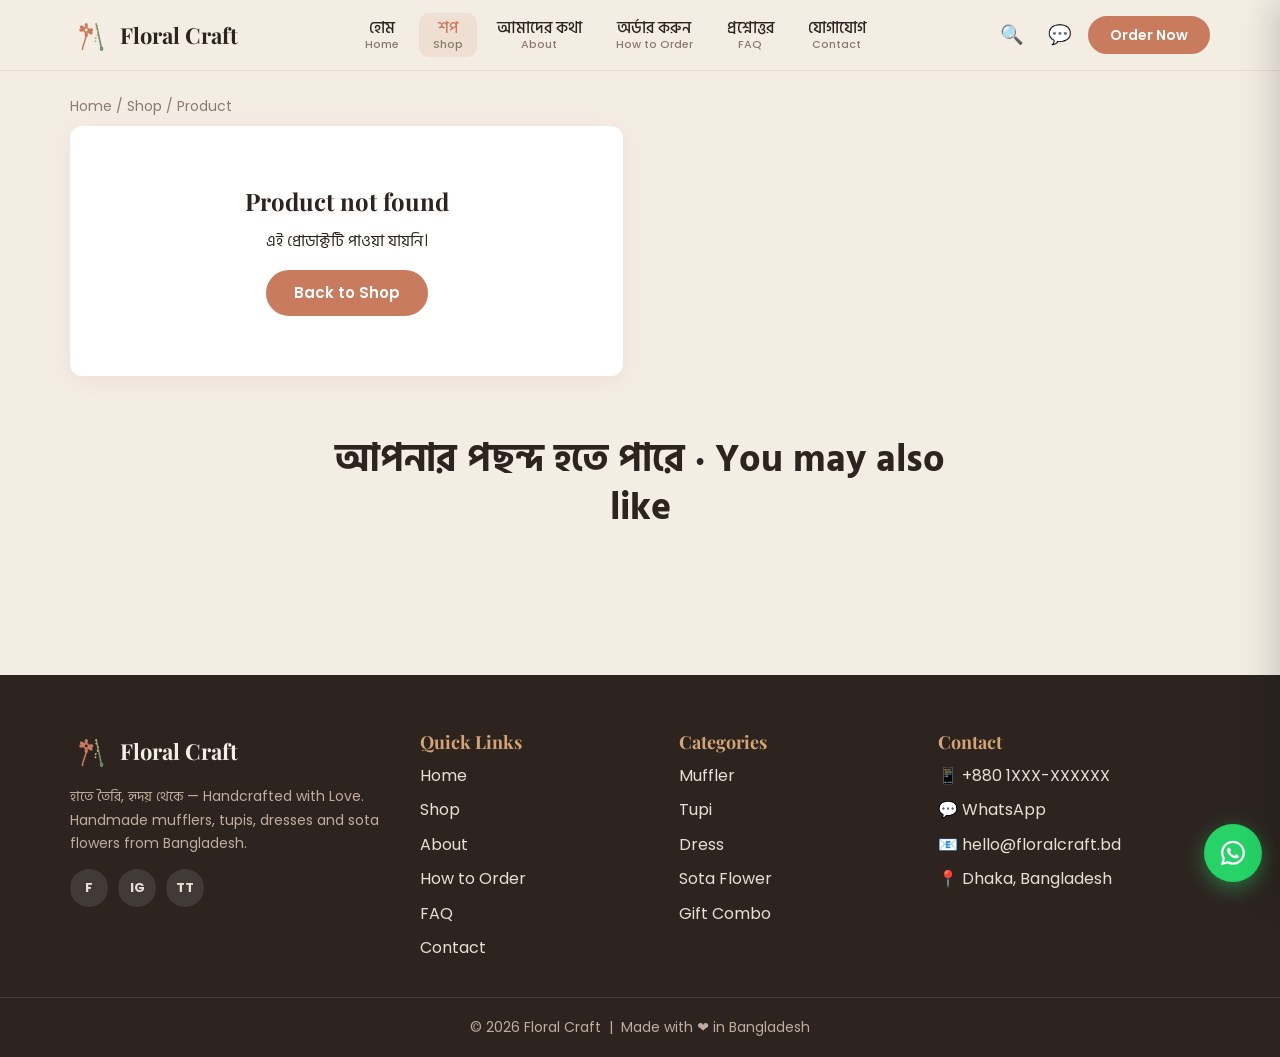
<file: product.html>
<!DOCTYPE html>
<html lang="bn">
<head>
  <meta charset="UTF-8">
  <meta name="viewport" content="width=device-width, initial-scale=1">
  <title>Product | Floral Craft</title>
  <meta name="description" content="Handmade product from Floral Craft. Order via Google Form or WhatsApp.">
  <meta property="og:type" content="product">
  <meta property="og:title" content="Product | Floral Craft">
  <meta property="og:image" content="images/hero.svg">
  <meta name="theme-color" content="#C97B5E">
  <link rel="icon" href="images/favicon.svg" type="image/svg+xml">
  <link rel="preconnect" href="https://fonts.googleapis.com">
  <link rel="preconnect" href="https://fonts.gstatic.com" crossorigin>
  <link href="https://fonts.googleapis.com/css2?family=Hind+Siliguri:wght@400;500;600;700&family=Playfair+Display:wght@500;700&family=Poppins:wght@400;500;600;700&display=swap" rel="stylesheet">
  <link rel="stylesheet" href="css/style.css">
</head>
<body data-page="shop">
  <div id="site-header"></div>

  <main class="container">
    <nav class="breadcrumb" aria-label="Breadcrumb">
      <a href="index.html">Home</a> / <a href="shop.html">Shop</a> / <span id="crumb-name">Product</span>
    </nav>

    <div class="pd" id="product-root"></div>

    <section style="padding-top:20px">
      <div class="section-head"><h2 class="bn">আপনার পছন্দ হতে পারে · You may also like</h2></div>
      <div class="grid" id="related-grid"></div>
    </section>
  </main>

  <div id="site-footer"></div>
  <script src="js/config.js"></script>
  <script src="js/products.js"></script>
  <script src="js/main.js"></script>
</body>
</html>
</file>
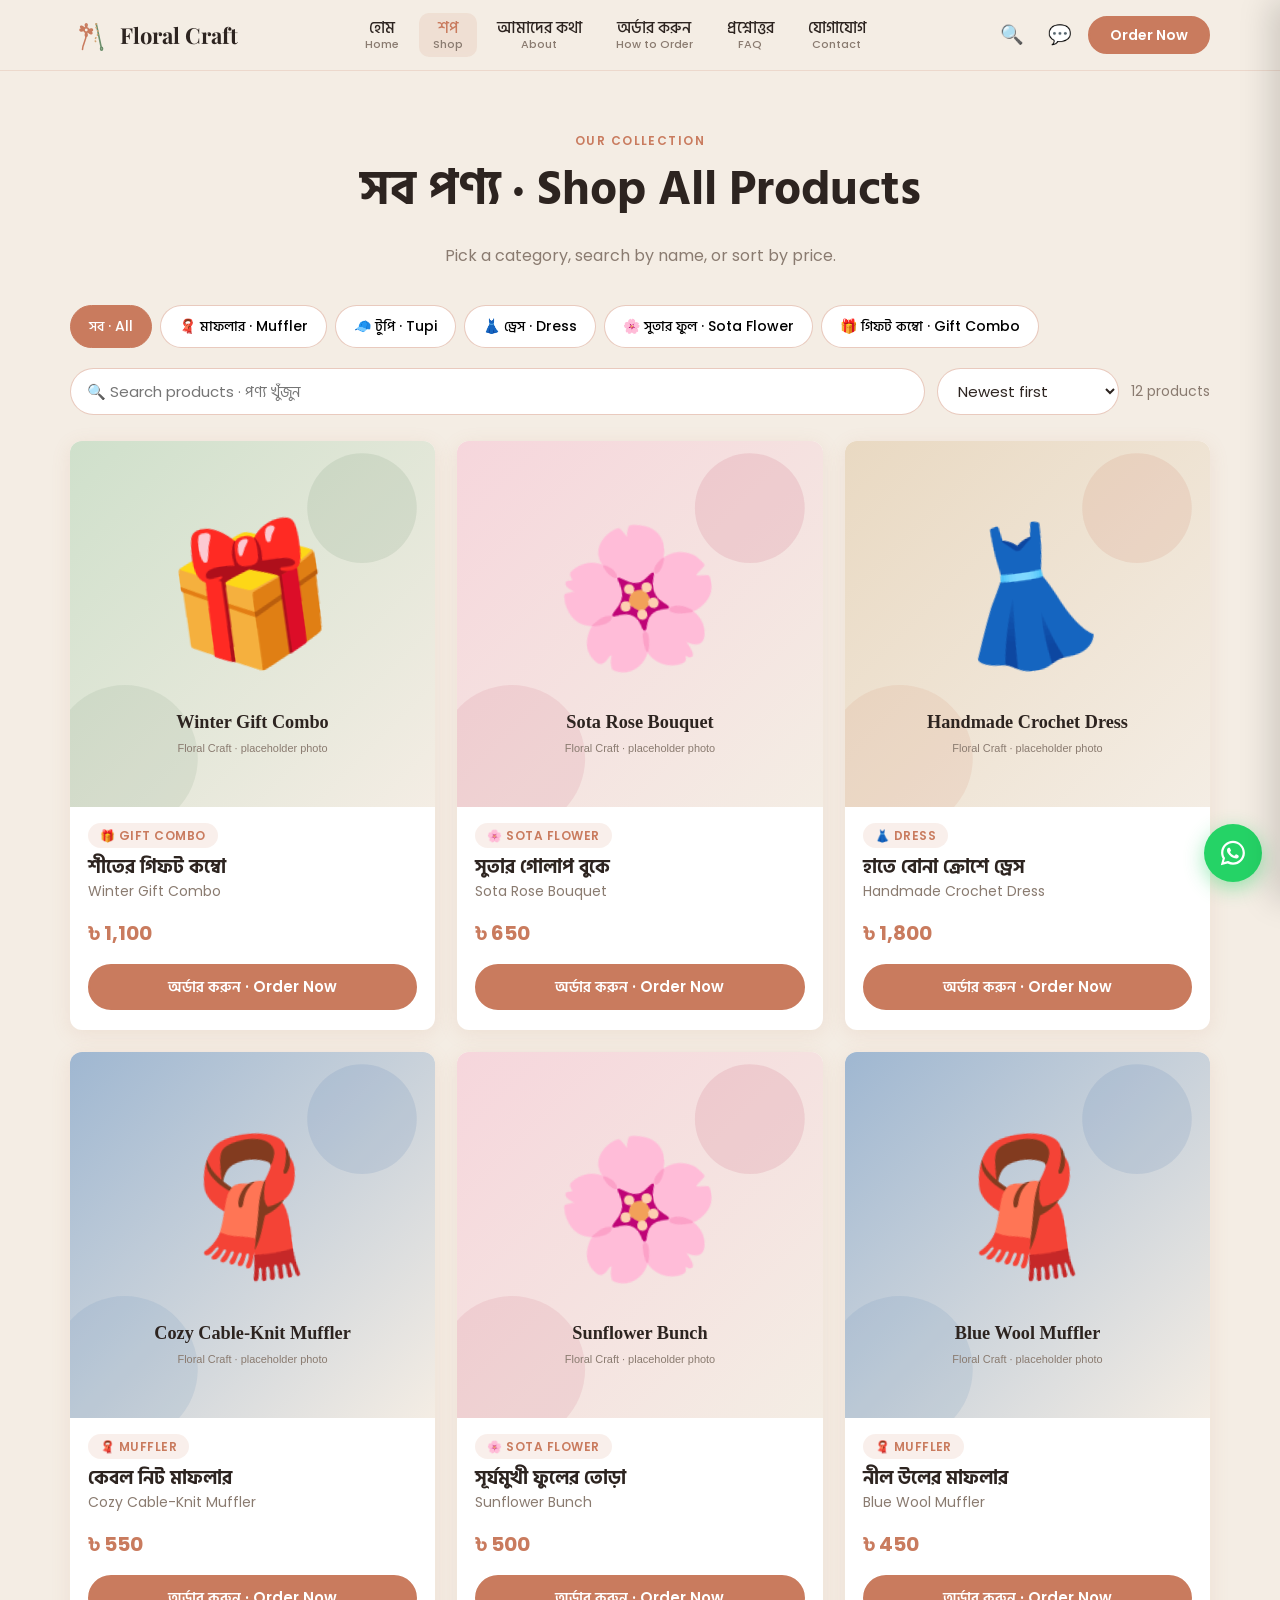
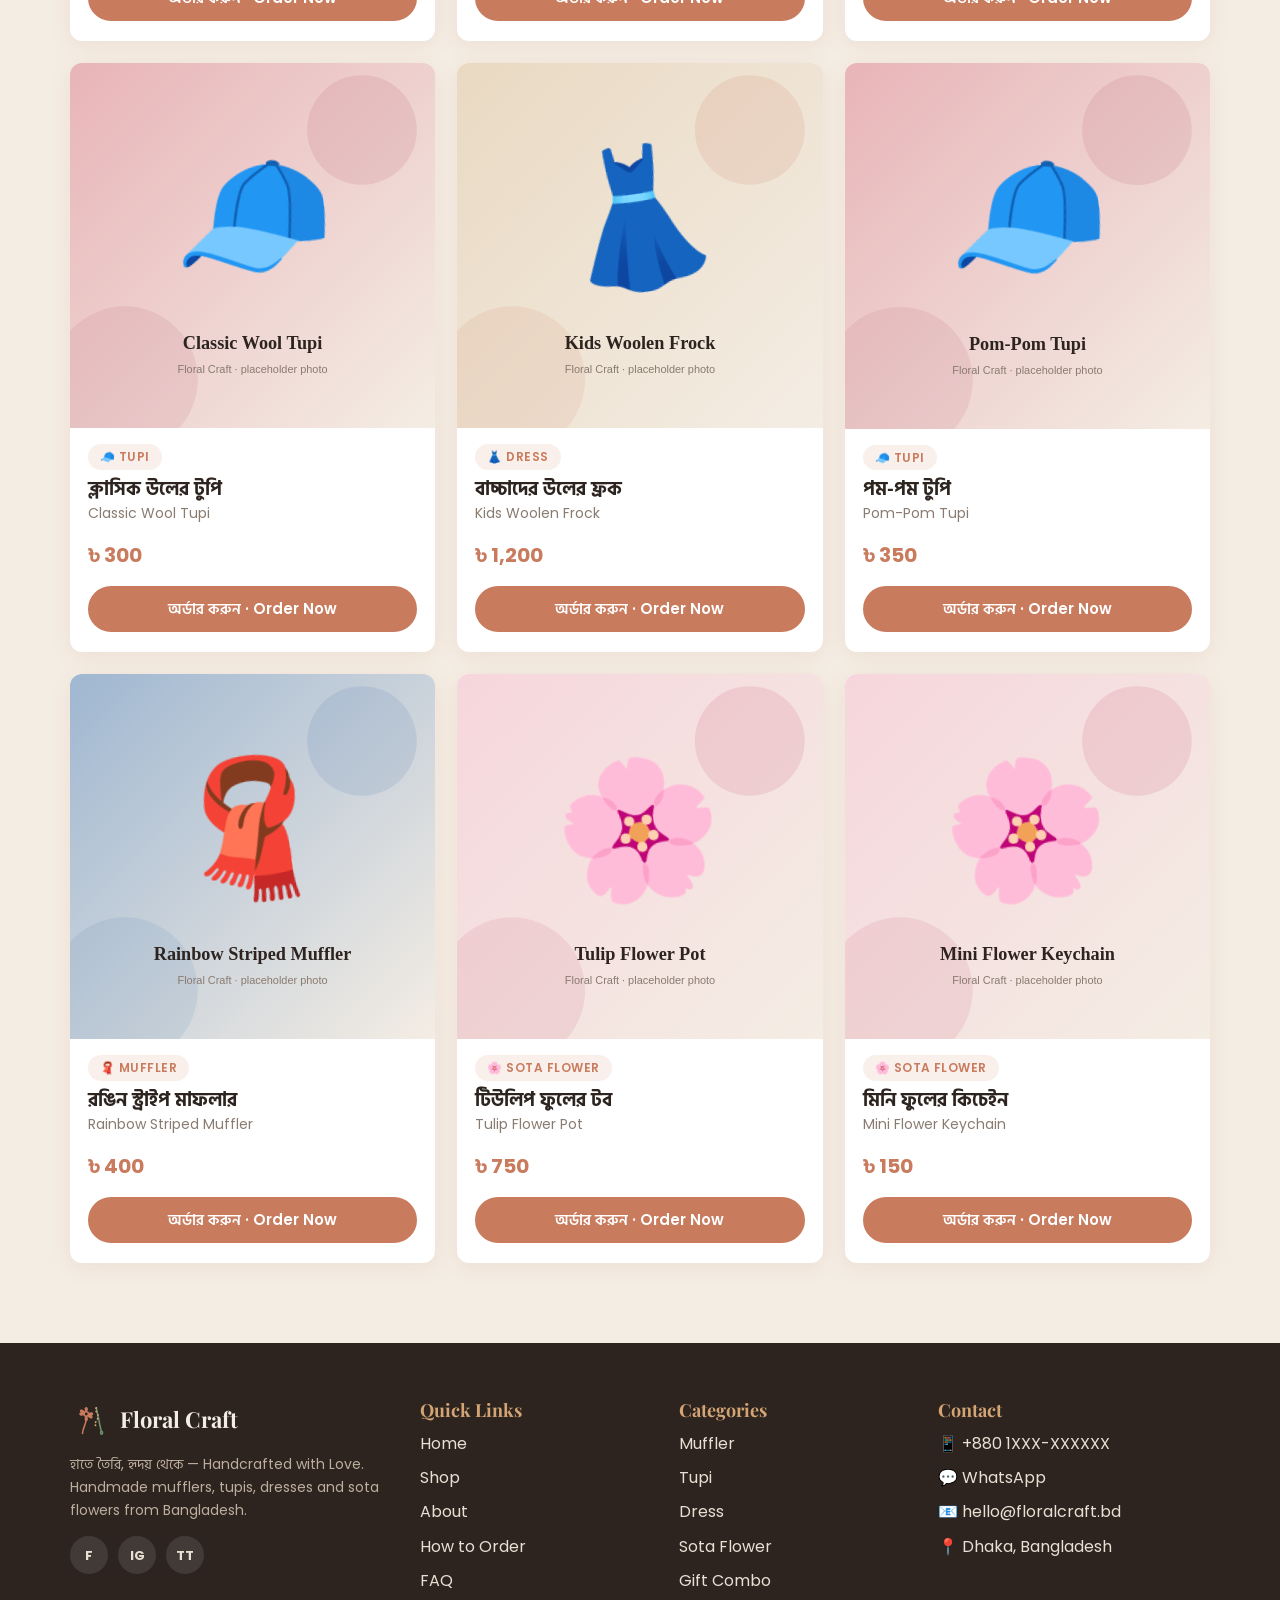
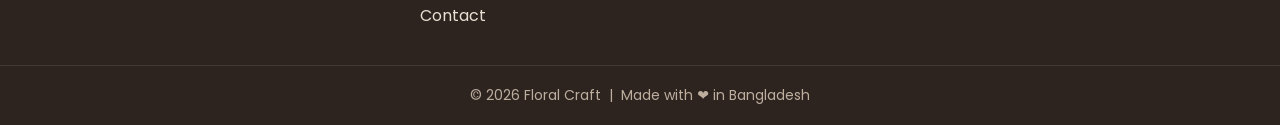
<file: shop.html>
<!DOCTYPE html>
<html lang="bn">
<head>
  <meta charset="UTF-8">
  <meta name="viewport" content="width=device-width, initial-scale=1">
  <title>Shop All Products | Floral Craft</title>
  <meta name="description" content="Browse all Floral Craft handmade products: mufflers, tupis, dresses, sota flowers and gift combos. Filter by category and search by name.">
  <meta property="og:type" content="website">
  <meta property="og:title" content="Shop | Floral Craft">
  <meta property="og:description" content="Handmade mufflers, tupis, dresses and sota flowers.">
  <meta property="og:image" content="images/hero.svg">
  <meta name="theme-color" content="#C97B5E">
  <link rel="icon" href="images/favicon.svg" type="image/svg+xml">
  <link rel="preconnect" href="https://fonts.googleapis.com">
  <link rel="preconnect" href="https://fonts.gstatic.com" crossorigin>
  <link href="https://fonts.googleapis.com/css2?family=Hind+Siliguri:wght@400;500;600;700&family=Playfair+Display:wght@500;700&family=Poppins:wght@400;500;600;700&display=swap" rel="stylesheet">
  <link rel="stylesheet" href="css/style.css">
</head>
<body data-page="shop">
  <div id="site-header"></div>

  <main>
    <div class="container page-hero">
      <span class="eyebrow">Our collection</span>
      <h1 class="bn">সব পণ্য · Shop All Products</h1>
      <p>Pick a category, search by name, or sort by price.</p>
    </div>

    <div class="container" style="padding-bottom:40px">
      <div class="toolbar">
        <div class="tabs" id="cat-tabs" role="tablist" aria-label="Product categories"></div>
        <div class="tools-row">
          <input type="search" id="shop-search" placeholder="🔍 Search products · পণ্য খুঁজুন" aria-label="Search products">
          <select id="shop-sort" aria-label="Sort products">
            <option value="newest">Newest first</option>
            <option value="low">Price: Low to High</option>
            <option value="high">Price: High to Low</option>
          </select>
          <span class="result-count" id="shop-count" aria-live="polite"></span>
        </div>
      </div>

      <div class="grid" id="shop-grid"></div>

      <div class="empty" id="shop-empty" hidden>
        <span class="ic">🧵</span>
        <h2 class="bn">কোনো পণ্য পাওয়া যায়নি</h2>
        <p>No products match your search. Try another keyword or category.</p>
        <button class="btn btn-primary" id="shop-reset" type="button">Reset filters</button>
      </div>
    </div>
  </main>

  <div id="site-footer"></div>
  <script src="js/config.js"></script>
  <script src="js/products.js"></script>
  <script src="js/main.js"></script>
</body>
</html>
</file>
<file: css/style.css>
/* ============================================================
   FLORAL CRAFT — Stylesheet
   ============================================================ */
:root {
  --terracotta: #C97B5E;
  --terracotta-dark: #B56A4D;
  --cream: #F4EDE4;
  --mustard: #D4A574;
  --sage: #6B8E6B;
  --espresso: #2D2420;
  --muted: #8A7B70;
  --white: #FFFFFF;
  --shadow: 0 4px 20px rgba(201, 123, 94, 0.12);
  --shadow-lg: 0 10px 30px rgba(201, 123, 94, 0.22);
  --radius: 12px;
  --font-head: "Playfair Display", "Hind Siliguri", serif;
  --font-body: "Poppins", "Hind Siliguri", system-ui, sans-serif;
  --font-bn: "Hind Siliguri", "Noto Sans Bengali", sans-serif;
}

*, *::before, *::after { box-sizing: border-box; }
html { scroll-behavior: smooth; }
body {
  margin: 0; background: var(--cream); color: var(--espresso);
  font-family: var(--font-body); line-height: 1.65; font-size: 16px;
  -webkit-font-smoothing: antialiased;
}
img { max-width: 100%; height: auto; display: block; }
a { color: inherit; text-decoration: none; }
h1, h2, h3, h4 { font-family: var(--font-head); line-height: 1.25; margin: 0 0 .5em; }
p { margin: 0 0 1em; }
.bn { font-family: var(--font-bn); }
.container { width: 100%; max-width: 1180px; margin: 0 auto; padding: 0 20px; }
.muted { color: var(--muted); }
[hidden] { display: none !important; }
:focus-visible { outline: 3px solid var(--mustard); outline-offset: 2px; }

/* ---------- Buttons ---------- */
.btn {
  display: inline-flex; align-items: center; justify-content: center; gap: 8px;
  padding: 12px 26px; border-radius: 999px; border: 2px solid var(--terracotta);
  font: 600 15px/1.2 var(--font-body); cursor: pointer; transition: all .25s ease; text-align: center;
}
.btn-primary { background: var(--terracotta); color: #fff; }
.btn-primary:hover { background: var(--terracotta-dark); border-color: var(--terracotta-dark); transform: translateY(-2px); box-shadow: var(--shadow); }
.btn-outline { background: transparent; color: var(--terracotta); }
.btn-outline:hover { background: var(--terracotta); color: #fff; transform: translateY(-2px); }
.btn-light { background: #fff; color: var(--terracotta); border-color: #fff; }
.btn-light:hover { background: var(--cream); transform: translateY(-2px); }
.btn-sm { padding: 9px 20px; font-size: 14px; }
.btn-lg { padding: 15px 30px; font-size: 16px; }
.btn-block { width: 100%; }

/* ---------- Header ---------- */
.header {
  position: sticky; top: 0; z-index: 50;
  background: rgba(244, 237, 228, .88); backdrop-filter: blur(10px); -webkit-backdrop-filter: blur(10px);
  border-bottom: 1px solid rgba(201, 123, 94, .18);
}
.header-inner { display: flex; align-items: center; justify-content: space-between; gap: 16px; height: 70px; }
.brand { display: flex; align-items: center; gap: 10px; font: 700 22px var(--font-head); color: var(--espresso); }
.brand-light { color: var(--cream); }
.nav-desktop { display: none; gap: 6px; }
.nav-desktop a, .drawer nav a {
  display: flex; flex-direction: column; align-items: center; line-height: 1.15;
  padding: 6px 14px; border-radius: 10px; font-weight: 500; transition: background .2s, color .2s;
}
.nav-desktop a small, .drawer nav a small { font-size: 11px; color: var(--muted); }
.nav-desktop a:hover, .nav-desktop a.active { background: rgba(201,123,94,.12); color: var(--terracotta); }
.header-actions { display: flex; align-items: center; gap: 8px; }
.icon-btn {
  width: 40px; height: 40px; display: inline-flex; align-items: center; justify-content: center;
  border: 0; background: transparent; border-radius: 50%; font-size: 19px; cursor: pointer; transition: background .2s;
}
.icon-btn:hover { background: rgba(201,123,94,.14); }
.hide-sm { display: none; }

/* Mobile drawer */
.drawer-backdrop { position: fixed; inset: 0; background: rgba(45,36,32,.5); opacity: 0; pointer-events: none; transition: opacity .3s; z-index: 60; }
.drawer-backdrop.open { opacity: 1; pointer-events: auto; }
.drawer {
  position: fixed; top: 0; right: 0; height: 100%; width: min(310px, 85vw); background: var(--cream);
  z-index: 70; padding: 70px 24px 24px; display: flex; flex-direction: column; gap: 20px;
  transform: translateX(100%); transition: transform .3s ease; box-shadow: -10px 0 30px rgba(0,0,0,.15);
}
.drawer.open { transform: translateX(0); }
.drawer-close { position: absolute; top: 14px; right: 14px; }
.drawer nav { display: flex; flex-direction: column; gap: 4px; }
.drawer nav a { align-items: flex-start; padding: 10px 14px; font-size: 17px; }
.drawer nav a.active { background: rgba(201,123,94,.12); color: var(--terracotta); }

/* ---------- Sections ---------- */
section { padding: 64px 0; }
.section-head { text-align: center; max-width: 640px; margin: 0 auto 40px; }
.section-head h2 { font-size: clamp(26px, 4vw, 38px); }
.section-head p { color: var(--muted); }
.eyebrow { display: inline-block; color: var(--terracotta); font-weight: 600; letter-spacing: .12em; text-transform: uppercase; font-size: 12px; margin-bottom: 8px; }
.bg-white { background: #fff; }

/* ---------- Hero ---------- */
.hero { padding: 48px 0 64px; }
.hero-grid { display: grid; gap: 36px; align-items: center; }
.hero h1 { font-size: clamp(38px, 7vw, 66px); color: var(--espresso); }
.hero h1 em { color: var(--terracotta); font-style: normal; }
.hero p.lead { font-size: 18px; color: var(--muted); max-width: 520px; }
.hero-btns { display: flex; flex-wrap: wrap; gap: 12px; margin-top: 8px; }
.hero-img { border-radius: 28px; overflow: hidden; box-shadow: var(--shadow-lg); background: #fff; }
.hero-img img { width: 100%; aspect-ratio: 4/3; object-fit: cover; }
.trust-row { display: flex; flex-wrap: wrap; gap: 14px 26px; margin-top: 28px; font-size: 14px; color: var(--muted); }
.trust-row span::before { content: "✔ "; color: var(--sage); font-weight: 700; }

/* ---------- Categories ---------- */
.cat-grid { display: grid; grid-template-columns: repeat(2, 1fr); gap: 16px; }
.cat-tile {
  background: #fff; border-radius: var(--radius); padding: 28px 12px; text-align: center;
  box-shadow: var(--shadow); transition: transform .25s, box-shadow .25s; border: 1px solid rgba(201,123,94,.12);
}
.cat-tile:hover { transform: translateY(-6px); box-shadow: var(--shadow-lg); }
.cat-tile .ic { font-size: 40px; display: block; margin-bottom: 8px; }
.cat-tile strong { display: block; font-family: var(--font-bn); font-size: 18px; }
.cat-tile small { color: var(--muted); }

/* ---------- Grid + Cards ---------- */
.grid { display: grid; gap: 22px; grid-template-columns: 1fr; }
.card {
  background: #fff; border-radius: var(--radius); overflow: hidden;
  box-shadow: var(--shadow); transition: transform .25s, box-shadow .25s; display: flex; flex-direction: column;
}
.card:hover { transform: translateY(-5px); box-shadow: var(--shadow-lg); }
.card-img { display: block; overflow: hidden; background: var(--cream); }
.card-img img { width: 100%; aspect-ratio: 1/1; object-fit: cover; transition: transform .4s; }
.card:hover .card-img img { transform: scale(1.05); }
.card-body { padding: 16px 18px 20px; display: flex; flex-direction: column; flex: 1; }
.card-body h3 { font-family: var(--font-bn); font-size: 19px; margin: 8px 0 0; }
.card-body h3 a:hover { color: var(--terracotta); }
.card-en { color: var(--muted); font-size: 14px; margin: 0 0 6px; }
.badge {
  align-self: flex-start; background: rgba(201,123,94,.12); color: var(--terracotta);
  font-size: 12px; font-weight: 600; padding: 3px 12px; border-radius: 999px; text-transform: uppercase; letter-spacing: .04em;
}
.price { font-weight: 700; color: var(--terracotta); font-size: 20px; margin: 4px 0 14px; margin-top: auto; padding-top: 8px; }
.price-lg { font-size: 32px; margin: 0 0 8px; padding: 0; font-family: var(--font-head); }
.card .btn { margin-top: 0; }

/* ---------- Features ---------- */
.features { display: grid; gap: 22px; }
.feature { background: #fff; border-radius: var(--radius); padding: 30px 24px; text-align: center; box-shadow: var(--shadow); }
.feature .ic { font-size: 40px; display: block; margin-bottom: 10px; }
.feature h3 { font-size: 20px; }
.feature p { color: var(--muted); margin: 0; }

/* ---------- Testimonials ---------- */
.testimonial { background: #fff; border-radius: var(--radius); padding: 28px; box-shadow: var(--shadow); }
.stars { color: var(--mustard); letter-spacing: 3px; font-size: 18px; }
.testimonial blockquote { margin: 10px 0 16px; font-style: italic; }
.testimonial cite { font-style: normal; font-weight: 600; }
.testimonial small { display: block; color: var(--muted); }

/* ---------- Instagram ---------- */
.ig-grid { display: grid; grid-template-columns: repeat(2, 1fr); gap: 10px; }
.ig-grid a { border-radius: var(--radius); overflow: hidden; display: block; position: relative; }
.ig-grid img { width: 100%; aspect-ratio: 1/1; object-fit: cover; transition: transform .4s; }
.ig-grid a:hover img { transform: scale(1.08); }

/* ---------- CTA ---------- */
.cta {
  background: linear-gradient(135deg, var(--terracotta), #a8573b); color: #fff; text-align: center;
  border-radius: 28px; padding: 54px 24px; box-shadow: var(--shadow-lg);
}
.cta h2 { font-size: clamp(26px, 4vw, 38px); }
.cta p { opacity: .92; max-width: 520px; margin: 0 auto 22px; }

/* ---------- Footer ---------- */
.footer { background: var(--espresso); color: #E9DFD3; margin-top: 40px; }
.footer-grid { display: grid; gap: 32px; padding-top: 56px; padding-bottom: 36px; grid-template-columns: 1fr; }
.footer h4 { color: var(--mustard); font-size: 18px; }
.footer ul { list-style: none; padding: 0; margin: 0; display: grid; gap: 8px; }
.footer a:hover { color: var(--mustard); }
.footer-blurb { color: #BDAE9E; margin-top: 14px; font-size: 14px; }
.social { display: flex; gap: 10px; margin-top: 10px; }
.social a { width: 38px; height: 38px; border-radius: 50%; background: rgba(255,255,255,.1); display: inline-flex; align-items: center; justify-content: center; font-weight: 700; font-size: 13px; text-transform: uppercase; transition: background .2s; }
.social a:hover { background: var(--terracotta); color: #fff; }
.footer-bottom { border-top: 1px solid rgba(255,255,255,.1); text-align: center; padding: 18px 20px; font-size: 14px; color: #BDAE9E; }

/* ---------- WhatsApp float ---------- */
.wa-float {
  position: fixed; right: 18px; bottom: 18px; width: 58px; height: 58px; border-radius: 50%; background: #25D366;
  display: flex; align-items: center; justify-content: center; z-index: 40; box-shadow: 0 6px 20px rgba(37,211,102,.45);
  transition: transform .25s; animation: pulse 2.4s infinite;
}
.wa-float:hover { transform: scale(1.1); }
@keyframes pulse { 0% { box-shadow: 0 0 0 0 rgba(37,211,102,.55); } 70% { box-shadow: 0 0 0 16px rgba(37,211,102,0); } 100% { box-shadow: 0 0 0 0 rgba(37,211,102,0); } }

/* ---------- Page hero (inner pages) ---------- */
.page-hero { text-align: center; padding: 56px 0 36px; }
.page-hero h1 { font-size: clamp(30px, 5vw, 48px); }
.page-hero p { color: var(--muted); max-width: 560px; margin: 0 auto; }

/* ---------- Shop ---------- */
.toolbar { display: flex; flex-direction: column; gap: 14px; margin-bottom: 26px; }
.tabs { display: flex; gap: 8px; overflow-x: auto; padding-bottom: 6px; scrollbar-width: thin; }
.tab {
  flex: 0 0 auto; padding: 9px 18px; border-radius: 999px; border: 1.5px solid rgba(201,123,94,.4); background: #fff;
  font: 500 14px var(--font-body); cursor: pointer; transition: all .2s; white-space: nowrap;
}
.tab:hover { border-color: var(--terracotta); }
.tab.active { background: var(--terracotta); color: #fff; border-color: var(--terracotta); }
.tools-row { display: flex; flex-wrap: wrap; gap: 12px; align-items: center; }
.tools-row input, .tools-row select {
  padding: 11px 16px; border-radius: 999px; border: 1.5px solid rgba(201,123,94,.4); background: #fff; font: 15px var(--font-body); color: var(--espresso);
}
.tools-row input { flex: 1 1 220px; }
.result-count { color: var(--muted); font-size: 14px; margin-left: auto; }
.empty { text-align: center; padding: 60px 20px; background: #fff; border-radius: var(--radius); box-shadow: var(--shadow); }
.empty .ic { font-size: 46px; display: block; }

/* ---------- Product detail ---------- */
.breadcrumb { font-size: 14px; color: var(--muted); padding: 24px 0 8px; }
.breadcrumb a:hover { color: var(--terracotta); }
.pd { display: grid; gap: 34px; padding-bottom: 40px; }
.pd-main { background: #fff; border-radius: var(--radius); overflow: hidden; box-shadow: var(--shadow); }
.pd-main img { width: 100%; aspect-ratio: 1/1; object-fit: cover; }
.thumbs { display: flex; gap: 10px; margin-top: 12px; }
.thumb { width: 80px; height: 80px; padding: 0; border: 2px solid transparent; border-radius: 10px; overflow: hidden; cursor: pointer; background: #fff; }
.thumb.active { border-color: var(--terracotta); }
.thumb img { width: 100%; height: 100%; object-fit: cover; }
.pd-info h1 { font-family: var(--font-bn); font-size: clamp(28px, 4vw, 38px); margin: 12px 0 0; }
.pd-en { font-size: 17px; }
.stock { font-weight: 600; font-size: 14px; }
.stock.in { color: var(--sage); } .stock.out { color: #b0392b; }
.field { margin: 20px 0; }
.label { display: block; font-weight: 500; margin-bottom: 8px; }
.swatches { display: flex; flex-wrap: wrap; gap: 8px; }
.swatch { display: inline-flex; align-items: center; gap: 8px; padding: 7px 14px; border-radius: 999px; border: 1.5px solid rgba(138,123,112,.4); background: #fff; font: 14px var(--font-body); cursor: pointer; transition: all .2s; }
.swatch .dot { width: 18px; height: 18px; border-radius: 50%; border: 1px solid rgba(0,0,0,.15); }
.swatch.active { border-color: var(--terracotta); box-shadow: 0 0 0 2px rgba(201,123,94,.3); }
.qty { display: inline-flex; border: 1.5px solid rgba(138,123,112,.4); border-radius: 999px; overflow: hidden; background: #fff; }
.qty button { width: 42px; border: 0; background: transparent; font-size: 20px; cursor: pointer; }
.qty button:hover { background: rgba(201,123,94,.12); }
.qty input { width: 54px; text-align: center; border: 0; font: 600 16px var(--font-body); background: transparent; -moz-appearance: textfield; }
.qty input::-webkit-outer-spin-button, .qty input::-webkit-inner-spin-button { -webkit-appearance: none; margin: 0; }
.pd-actions { display: grid; gap: 12px; margin: 24px 0; }
.accordion details, .faq details { background: #fff; border-radius: var(--radius); margin-bottom: 10px; box-shadow: var(--shadow); overflow: hidden; }
.accordion summary, .faq summary { cursor: pointer; padding: 14px 18px; font-weight: 600; list-style: none; display: flex; justify-content: space-between; align-items: center; }
.accordion summary::-webkit-details-marker, .faq summary::-webkit-details-marker { display: none; }
.accordion summary::after, .faq summary::after { content: "+"; font-size: 22px; color: var(--terracotta); transition: transform .25s; }
details[open] > summary::after { transform: rotate(45deg); }
.accordion p, .faq details p { padding: 0 18px 16px; margin: 0; color: var(--muted); }

/* ---------- About / Contact / FAQ / Steps ---------- */
.two-col { display: grid; gap: 34px; align-items: center; }
.about-img { border-radius: 24px; overflow: hidden; box-shadow: var(--shadow-lg); }
.about-img img { width: 100%; aspect-ratio: 4/3; object-fit: cover; }
.prose p { font-size: 17px; }
.contact-list { list-style: none; padding: 0; margin: 0 0 24px; display: grid; gap: 14px; }
.contact-list li { background: #fff; padding: 16px 20px; border-radius: var(--radius); box-shadow: var(--shadow); display: flex; gap: 14px; align-items: center; }
.contact-list .ic { font-size: 24px; }
.contact-list small { display: block; color: var(--muted); }
.contact-list a:hover { color: var(--terracotta); }
.embed { background: #fff; border-radius: var(--radius); box-shadow: var(--shadow); overflow: hidden; }
.embed iframe { width: 100%; height: 900px; border: 0; display: block; }
.embed-note { padding: 28px; text-align: center; color: var(--muted); }
.embed-note code { background: var(--cream); padding: 2px 6px; border-radius: 6px; font-size: 13px; }
.steps { display: grid; gap: 20px; counter-reset: step; }
.step { background: #fff; border-radius: var(--radius); padding: 28px 22px; box-shadow: var(--shadow); text-align: center; position: relative; }
.step::before {
  counter-increment: step; content: counter(step); width: 46px; height: 46px; border-radius: 50%; background: var(--terracotta); color: #fff;
  display: flex; align-items: center; justify-content: center; font: 700 20px var(--font-head); margin: 0 auto 12px;
}
.step h3 { font-size: 19px; }
.step p { color: var(--muted); margin: 0; }
.faq { max-width: 780px; margin: 0 auto; }
.faq details p { color: var(--espresso); }
.map { border-radius: var(--radius); overflow: hidden; box-shadow: var(--shadow); margin-top: 24px; }
.map iframe { width: 100%; height: 280px; border: 0; display: block; }

/* ---------- Responsive ---------- */
@media (min-width: 640px) {
  .grid, .features, .steps { grid-template-columns: repeat(2, 1fr); }
  .cat-grid { grid-template-columns: repeat(4, 1fr); }
  .ig-grid { grid-template-columns: repeat(3, 1fr); }
  .footer-grid { grid-template-columns: repeat(2, 1fr); }
  .hide-sm { display: inline-flex; }
  .toolbar { flex-direction: column; }
}
@media (min-width: 768px) {
  .hero-grid, .two-col { grid-template-columns: 1fr 1fr; }
  .pd { grid-template-columns: 1fr 1fr; }
  .steps { grid-template-columns: repeat(4, 1fr); }
  .pd-actions { grid-template-columns: 1fr; }
}
@media (min-width: 1024px) {
  .grid { grid-template-columns: repeat(3, 1fr); }
  .features { grid-template-columns: repeat(3, 1fr); }
  .ig-grid { grid-template-columns: repeat(6, 1fr); }
  .nav-desktop { display: flex; }
  .menu-toggle { display: none; }
  .footer-grid { grid-template-columns: 1.4fr 1fr 1fr 1.2fr; }
}
@media (prefers-reduced-motion: reduce) {
  * { animation: none !important; transition: none !important; scroll-behavior: auto !important; }
}
</file>
